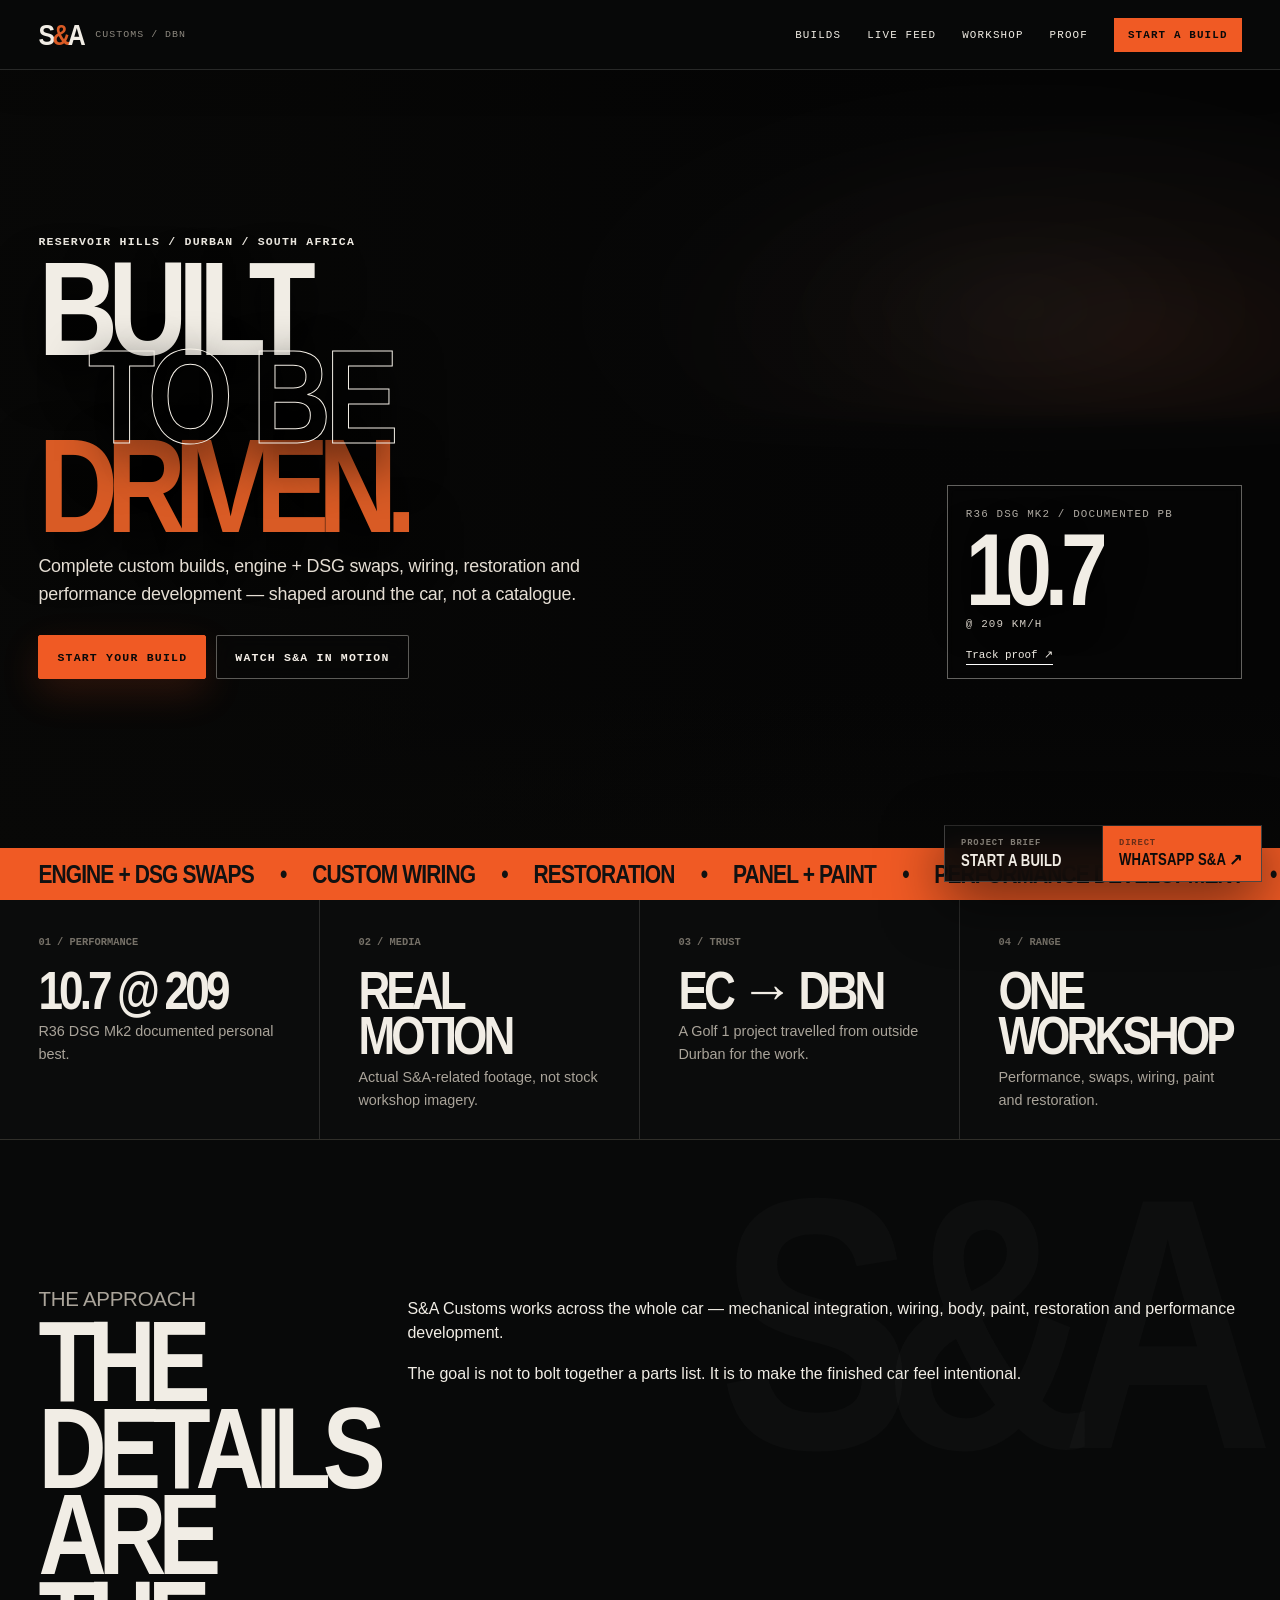
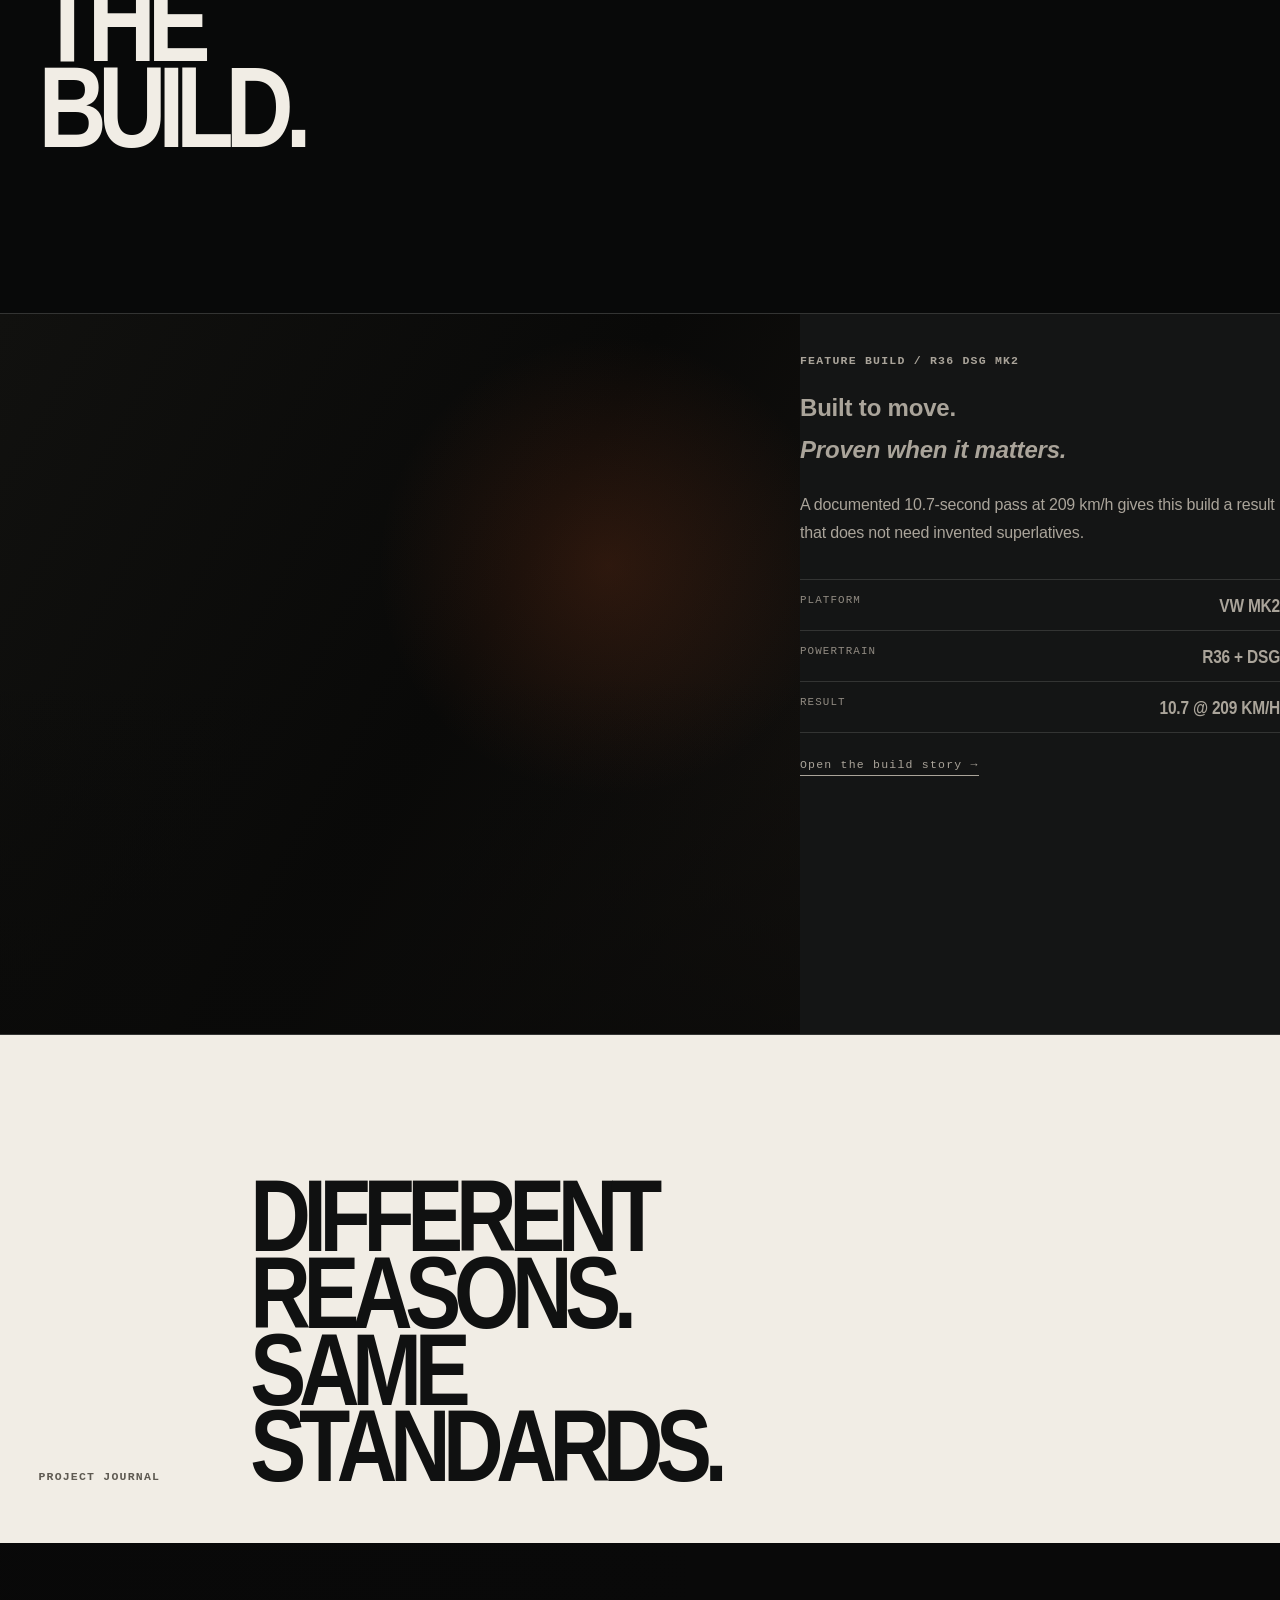
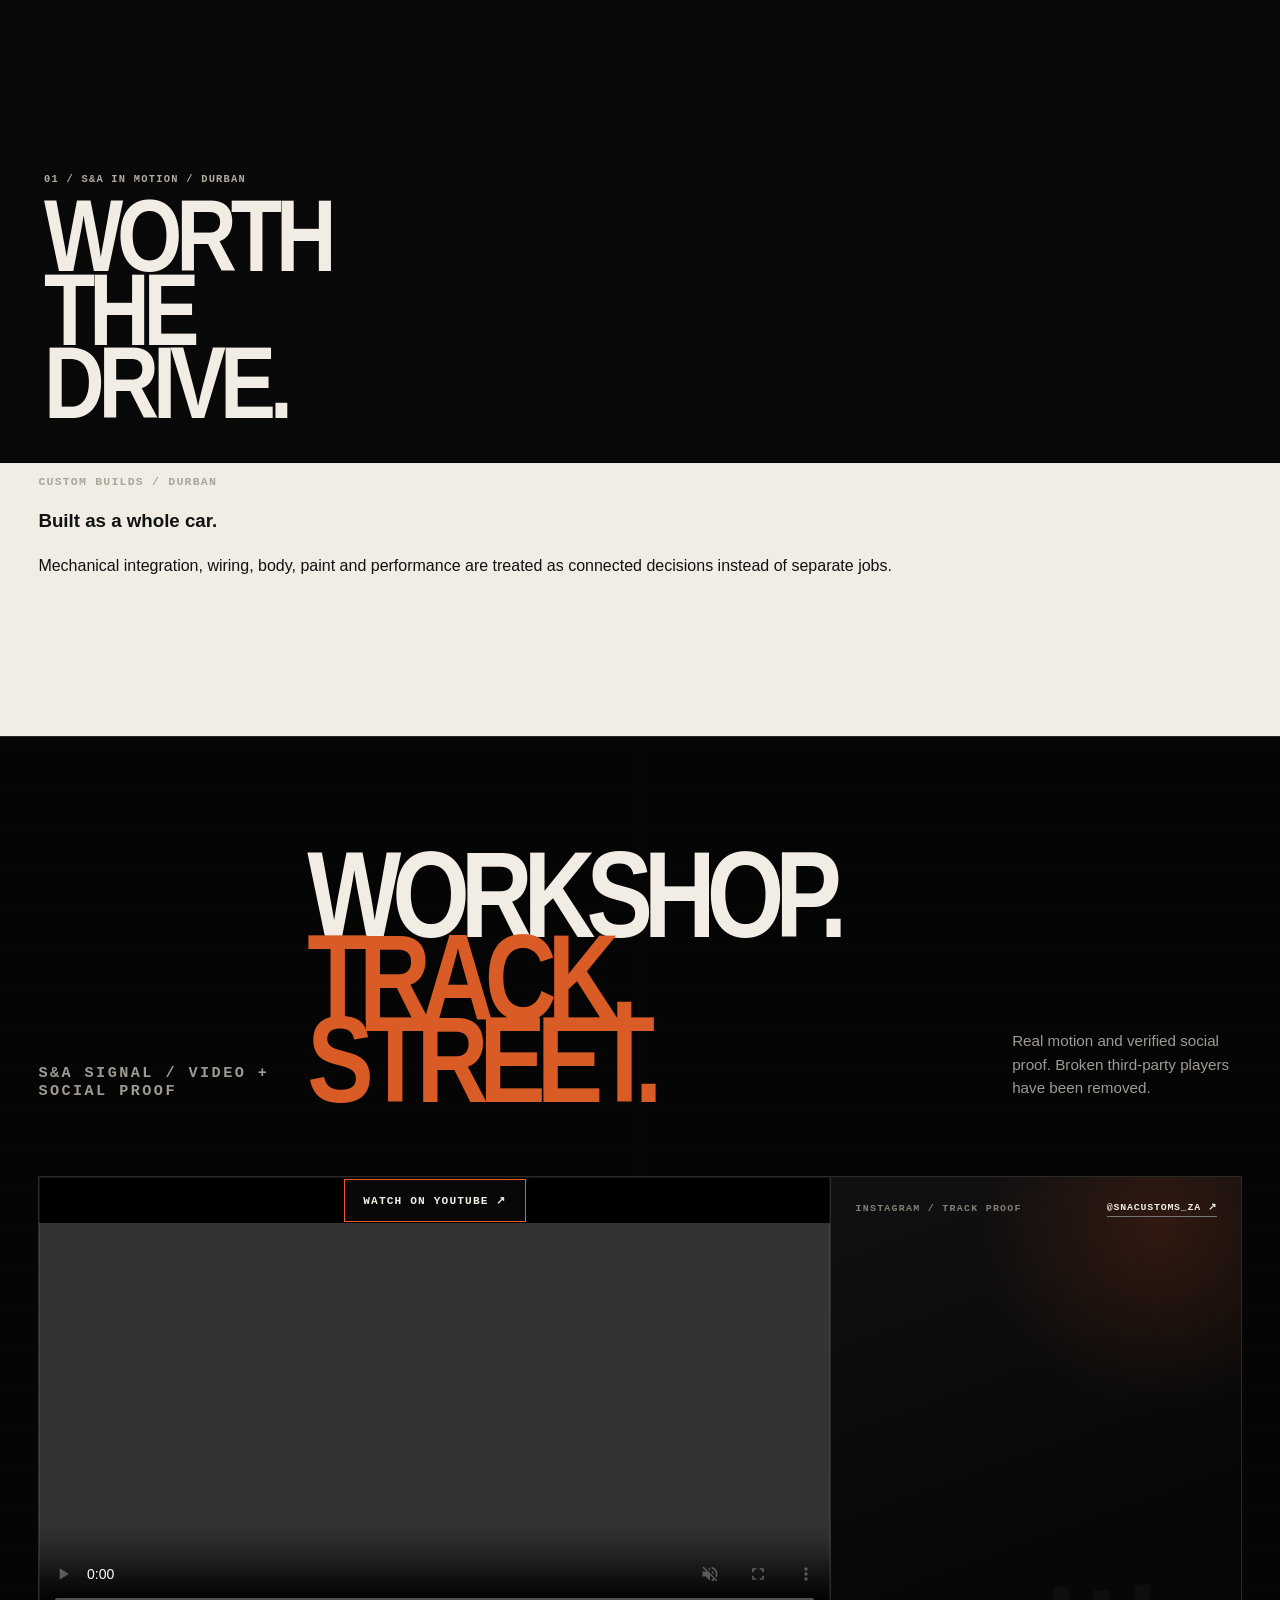
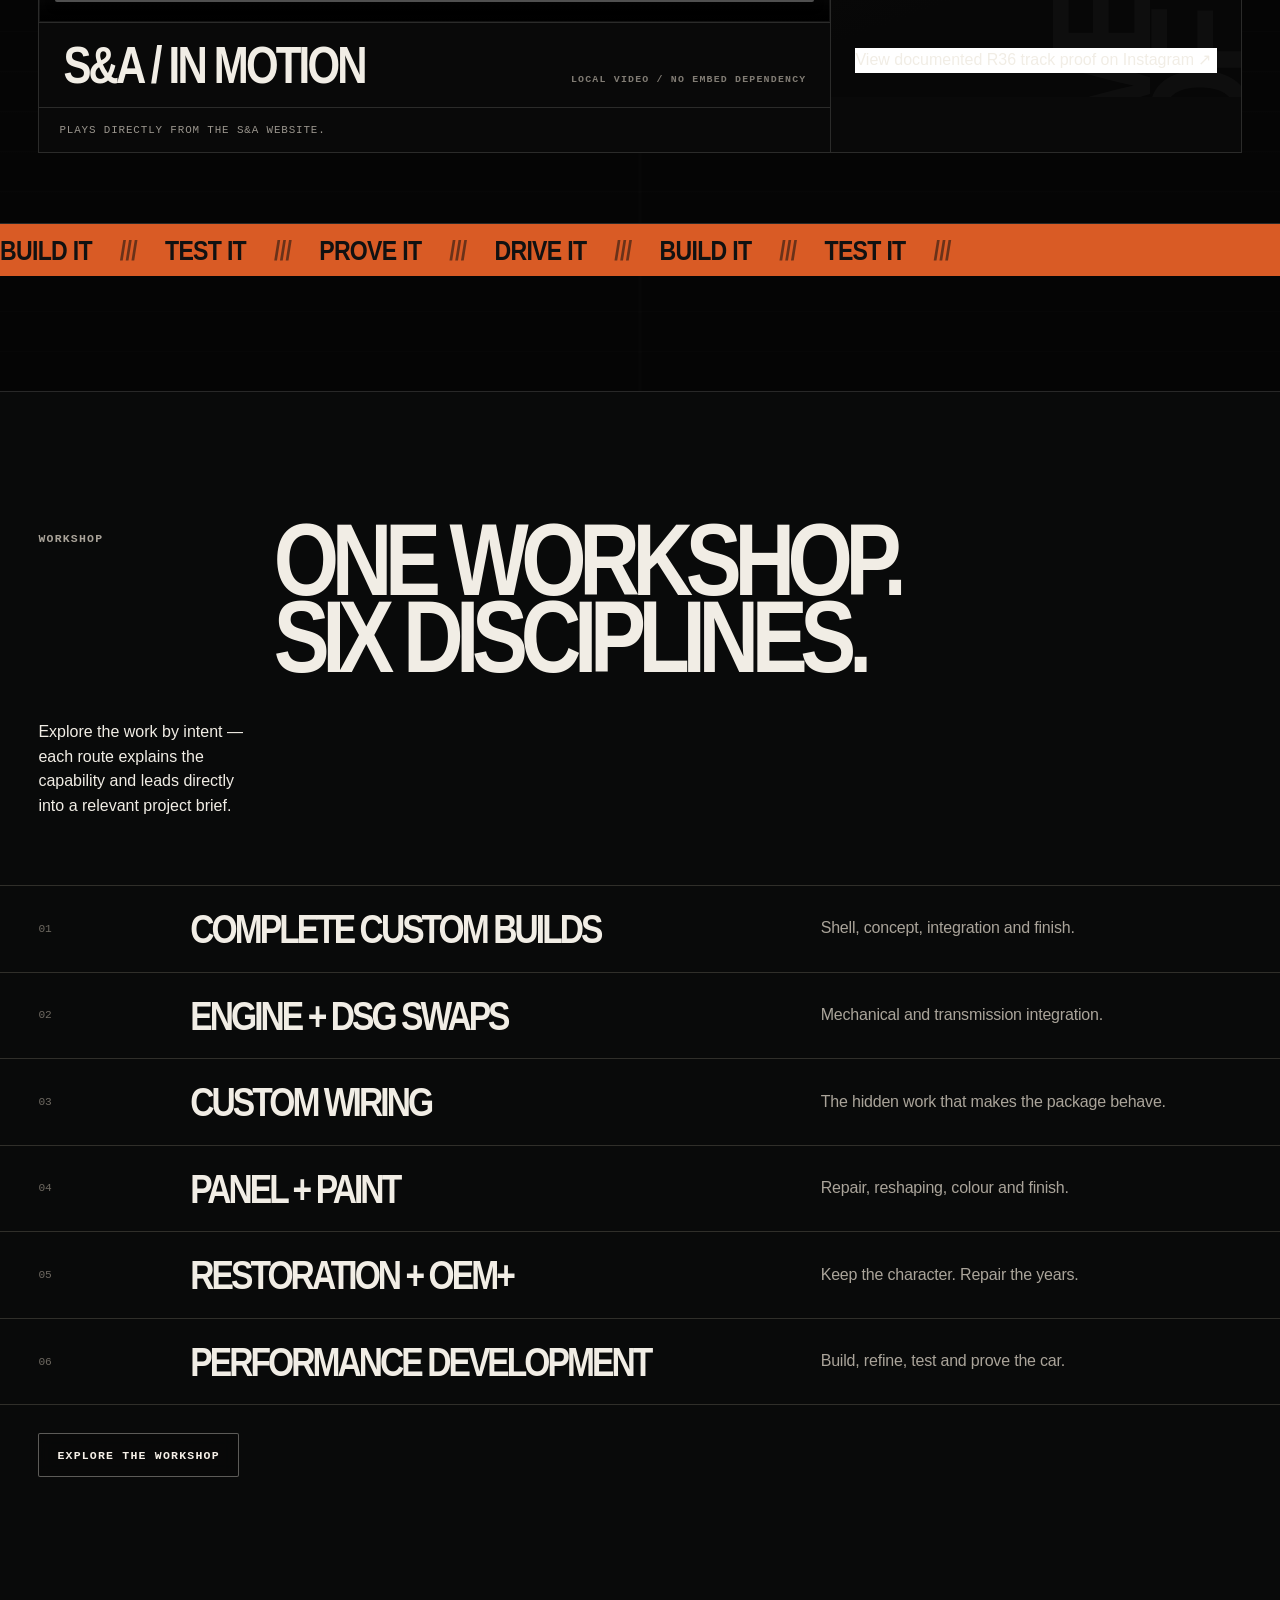
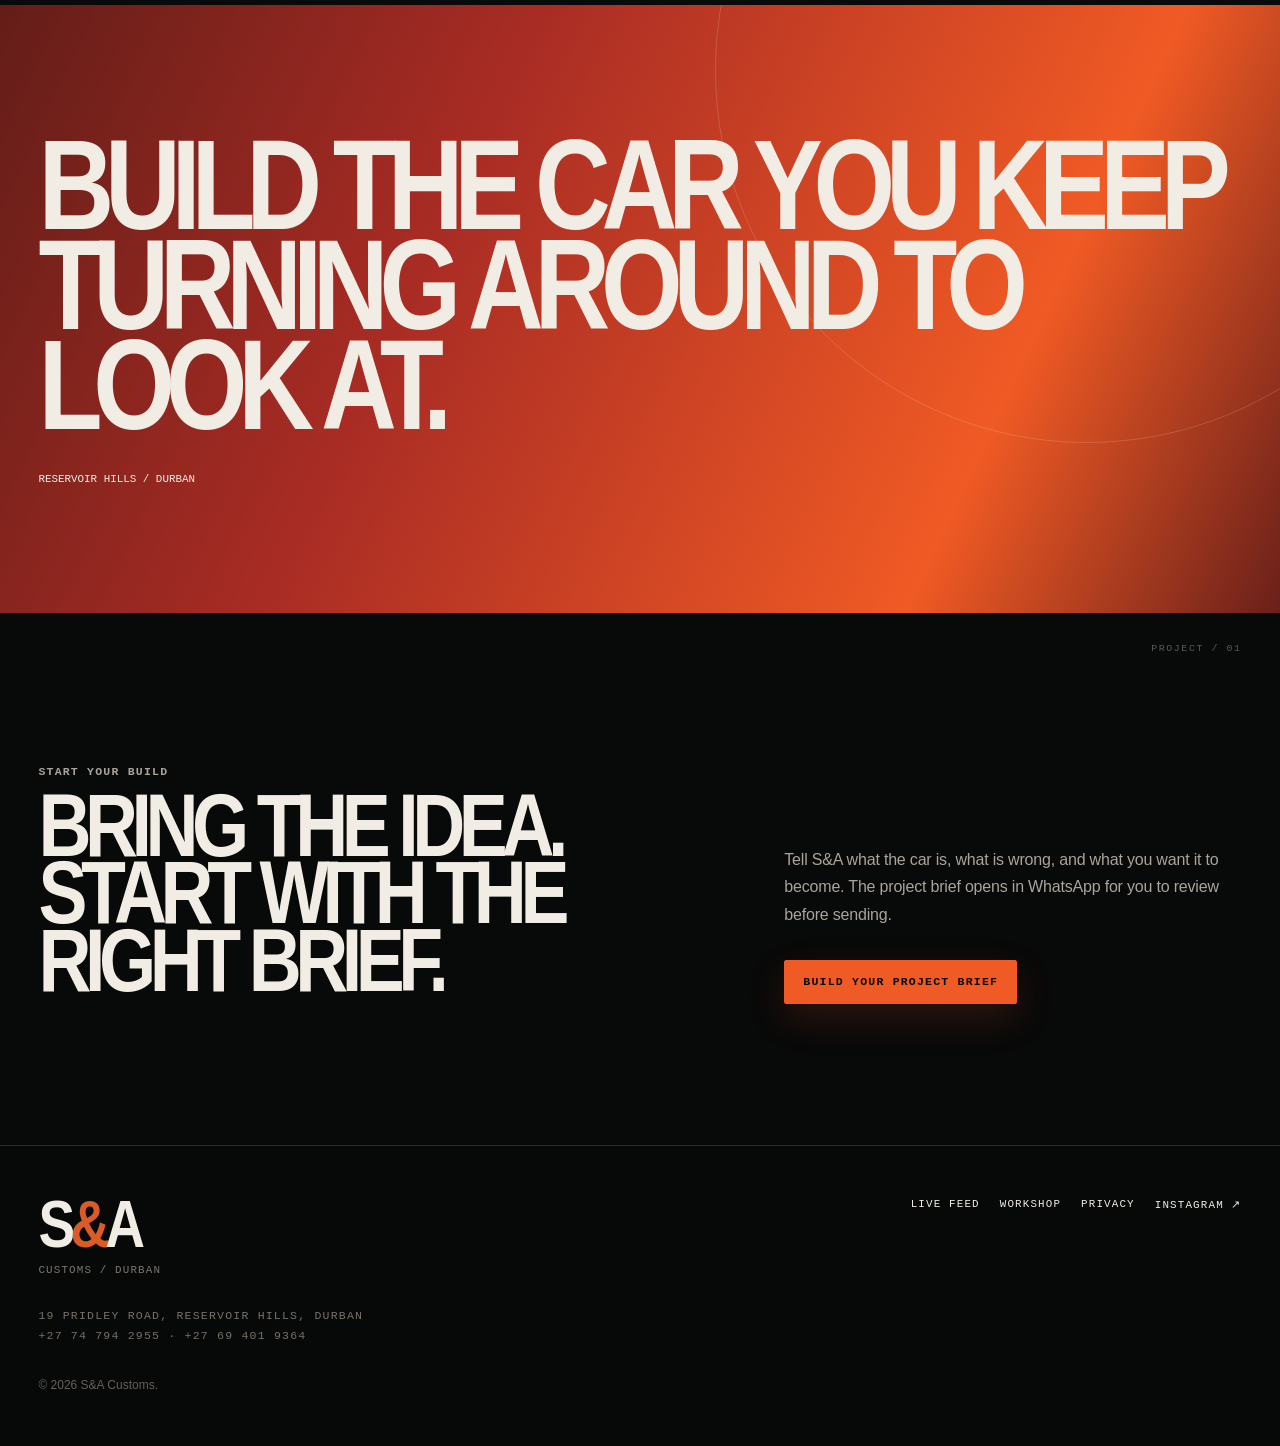
<file: index.html>
<!doctype html>
<html lang="en-ZA">
<head>
  <meta charset="utf-8">
  <meta name="viewport" content="width=device-width, initial-scale=1, viewport-fit=cover">
  <meta name="theme-color" content="#080909">
  <meta name="color-scheme" content="dark">
  <title>S&A Customs Durban | Custom Builds, Engine & DSG Swaps, Restoration</title>
  <meta name="description" content="S&A Customs in Reservoir Hills, Durban — complete custom builds, engine and DSG swaps, custom wiring, restoration, panel and paint, and performance development.">
  <link rel="canonical" href="https://sashin1-netizen.github.io/sna-customs-website/">
  <meta property="og:type" content="website">
  <meta property="og:title" content="S&A Customs — Built in Durban">
  <meta property="og:description" content="Complete custom builds, swaps, wiring, restoration, panel and paint, and performance development from Reservoir Hills, Durban.">
  <meta property="og:url" content="https://sashin1-netizen.github.io/sna-customs-website/">
  <meta name="twitter:card" content="summary_large_image">
  <meta http-equiv="Content-Security-Policy" content="default-src 'self'; img-src 'self' https://www.instagram.com https://*.cdninstagram.com data:; media-src 'self' data:; style-src 'self' 'unsafe-inline'; script-src 'self' 'unsafe-inline' https://www.instagram.com https://static.cdninstagram.com; frame-src https://www.instagram.com; connect-src 'self' https://www.instagram.com https://graph.instagram.com; font-src 'self' data:; object-src 'none'; base-uri 'self'; form-action 'self' https://wa.me; upgrade-insecure-requests">
  <link rel="icon" href="assets/favicon.svg" type="image/svg+xml">
  <link rel="preconnect" href="https://www.instagram.com">
  <link rel="stylesheet" href="assets/site.css?v=ready-3">
  <link rel="stylesheet" href="assets/signal-wall.css?v=ready-3">
  <style>
    /* READY-3: structural mobile fixes are intentionally inline to defeat stale mobile CSS */
    .feature-visual video,.project-motion video,.signal-video video{width:100%;height:100%;object-fit:cover;display:block}
    .feature-visual video{position:absolute;inset:0;z-index:1}
    .project-motion{position:relative;min-height:520px;overflow:hidden;background:#090909;color:#f1ede5}
    .project-motion video{position:absolute;inset:0;filter:saturate(.92) contrast(1.08) brightness(.72)}
    .project-motion:after{content:"";position:absolute;inset:0;background:linear-gradient(0deg,#080808e8,transparent 58%),linear-gradient(90deg,#08080888,transparent 60%)}
    .project-motion-copy{position:absolute;z-index:2;left:clamp(20px,4vw,44px);right:clamp(20px,4vw,44px);bottom:clamp(24px,4vw,44px)}
    .project-motion-copy span{font:700 .65rem var(--mono);letter-spacing:.12em;color:#b1aba2}
    .project-motion-copy strong{display:block;max-width:8ch;margin-top:8px;font:900 clamp(4rem,8vw,8rem)/.72 var(--display);letter-spacing:-.06em;text-transform:uppercase}
    .signal-video.local-proof{aspect-ratio:16/9}.signal-video.local-proof video{background:#000}
    .signal-proof-note{padding:16px 20px;border-top:1px solid #2b2b2a;color:#9a958d;font:.68rem var(--mono);letter-spacing:.08em;text-transform:uppercase}
    @media(max-width:760px){
      html,body{max-width:100%;overflow-x:hidden}
      .site-header{width:100%;padding-inline:18px}
      .brand{min-width:0}.brand-mark{font-size:2rem}.menu-button{justify-self:end}
      .project-journal{padding:64px 0 78px!important;overflow:hidden}
      .journal-head{display:block!important;width:100%!important;padding:0 20px!important;margin:0 0 30px!important}
      .journal-head h2{font-size:clamp(3.25rem,15vw,5.4rem)!important;line-height:.78!important;letter-spacing:-.055em!important;max-width:100%!important;overflow-wrap:anywhere}
      .project-card-wide{display:block!important;width:100%!important;margin:0!important}
      .project-motion{min-height:460px}
      .project-motion-copy{left:20px;right:20px;bottom:24px}.project-motion-copy strong{font-size:clamp(3.5rem,17vw,5.8rem)}
      .signal-wall{padding-top:62px}.signal-shell{padding-inline:20px!important}.signal-head{display:block!important}.signal-head h2{font-size:clamp(3.6rem,17vw,5.8rem)!important;line-height:.72!important;max-width:100%}
      .signal-grid{display:block!important;margin:0!important;width:100%!important;border:0!important}.signal-main,.signal-side{width:100%!important;min-width:0!important}.signal-side{display:block!important}.signal-instagram{min-height:0!important;padding:20px!important}
      .signal-meta{display:block!important}.signal-meta strong{display:block;font-size:clamp(2.2rem,10vw,3.8rem)!important}.signal-meta span{display:block;margin-top:10px}
      .workshop-preview-head{display:block!important;padding-inline:20px!important}.workshop-preview-head h2{font-size:clamp(3.5rem,16vw,5.8rem)!important}
      .workshop-list article{grid-template-columns:36px minmax(0,1fr)!important;gap:10px 14px!important;padding:24px 20px!important}.workshop-list h3{font-size:clamp(2rem,10vw,3.1rem)!important;min-width:0;overflow-wrap:anywhere}.workshop-list p{grid-column:2!important;font-size:.95rem;max-width:100%}
      .culture-band p,.start-preview h2{font-size:clamp(3.4rem,16vw,5.8rem)!important;max-width:100%;overflow-wrap:anywhere}
      .conversion-dock{left:12px!important;right:12px!important;bottom:10px!important}.conversion-dock a{min-width:0!important;padding:11px 12px!important}.conversion-dock strong{font-size:.88rem!important}
    }
  </style>
  <script type="application/ld+json">{"@context":"https://schema.org","@type":"AutoRepair","name":"S&A Customs","url":"https://sashin1-netizen.github.io/sna-customs-website/","telephone":"+27 74 794 2955","email":"info@snacustoms.co.za","address":{"@type":"PostalAddress","streetAddress":"19 Pridley Road","addressLocality":"Reservoir Hills","addressRegion":"KwaZulu-Natal","addressCountry":"ZA"},"areaServed":"Durban","sameAs":["https://www.instagram.com/snacustoms_za/"]}</script>
</head>
<body>
<a class="skip-link" href="#main">Skip to content</a>
<header class="site-header" data-header>
  <a class="brand" href="#top" aria-label="S&A Customs home"><span class="brand-mark">S<span>&</span>A</span><span class="brand-sub">CUSTOMS / DBN</span></a>
  <nav class="desktop-nav" aria-label="Primary"><a href="#builds">Builds</a><a href="#signal">Live feed</a><a href="workshop.html">Workshop</a><a href="#proof">Proof</a><a class="nav-cta" href="start-a-build.html">Start a build</a></nav>
  <button class="menu-button" type="button" aria-expanded="false" aria-controls="mobile-nav" data-menu-button><span>Menu</span><i aria-hidden="true"></i></button>
  <nav class="mobile-nav" id="mobile-nav" aria-label="Mobile primary" data-mobile-nav hidden><a href="#builds">Builds</a><a href="#signal">Live feed</a><a href="workshop.html">Workshop</a><a href="#proof">Proof</a><a href="start-a-build.html">Start a build</a></nav>
</header>
<main id="main">
<section class="hero" id="top" aria-labelledby="hero-title">
  <div class="hero-media" aria-hidden="true"><video class="hero-burnout-video" autoplay muted loop playsinline preload="metadata"><source media="(max-width:820px)" src="assets/hero-mobile-hq.mp4?v=ready-3" type="video/mp4"><source src="assets/hero-desktop-hq.mp4?v=ready-3" type="video/mp4"></video></div>
  <div class="hero-overlay" aria-hidden="true"></div>
  <div class="hero-grid"><div class="hero-copy"><p class="eyebrow">RESERVOIR HILLS / DURBAN / SOUTH AFRICA</p><h1 id="hero-title"><span>Built</span><em>to be</em><strong>driven.</strong></h1><p class="hero-intro">Complete custom builds, engine + DSG swaps, wiring, restoration and performance development — shaped around the car, not a catalogue.</p><div class="hero-actions"><a class="button button-primary" href="start-a-build.html">Start your build</a><a class="button button-ghost" href="#signal">Watch S&A in motion</a></div></div><aside class="hero-proof" aria-label="Documented R36 performance result"><span class="hero-proof-label">R36 DSG MK2 / DOCUMENTED PB</span><strong>10.7</strong><span class="hero-proof-speed">@ 209 KM/H</span><a href="https://www.instagram.com/reel/DWMsagJCOXC/" target="_blank" rel="noopener noreferrer">Track proof ↗</a></aside></div>
  <div class="hero-ticker"><div class="ticker-track"><span>ENGINE + DSG SWAPS</span><i>•</i><span>CUSTOM WIRING</span><i>•</i><span>RESTORATION</span><i>•</i><span>PANEL + PAINT</span><i>•</i><span>PERFORMANCE DEVELOPMENT</span><i>•</i><span>COMPLETE CUSTOM BUILDS</span><i>•</i><span>ENGINE + DSG SWAPS</span></div></div>
</section>
<section class="proof-rail" id="proof"><article><span>01 / PERFORMANCE</span><strong>10.7 @ 209</strong><p>R36 DSG Mk2 documented personal best.</p></article><article><span>02 / MEDIA</span><strong>REAL MOTION</strong><p>Actual S&A-related footage, not stock workshop imagery.</p></article><article><span>03 / TRUST</span><strong>EC → DBN</strong><p>A Golf 1 project travelled from outside Durban for the work.</p></article><article><span>04 / RANGE</span><strong>ONE WORKSHOP</strong><p>Performance, swaps, wiring, paint and restoration.</p></article></section>
<section class="manifesto section-shell"><div class="manifesto-copy"><p class="section-kicker">THE APPROACH</p><h2>The details<br>are the build.</h2></div><div class="manifesto-body"><p>S&A Customs works across the whole car — mechanical integration, wiring, body, paint, restoration and performance development.</p><p>The goal is not to bolt together a parts list. It is to make the finished car feel intentional.</p></div></section>
<section class="feature-build" id="builds" aria-labelledby="r36-title"><div class="feature-visual"><video autoplay muted loop playsinline preload="metadata"><source src="assets/hero-desktop-hq.mp4?v=ready-3" type="video/mp4"></video></div><div class="feature-copy"><p class="section-kicker">FEATURE BUILD / R36 DSG MK2</p><h2 id="r36-title">Built to move.<br><em>Proven when it matters.</em></h2><p>A documented 10.7-second pass at 209 km/h gives this build a result that does not need invented superlatives.</p><dl><div><dt>Platform</dt><dd>VW Mk2</dd></div><div><dt>Powertrain</dt><dd>R36 + DSG</dd></div><div><dt>Result</dt><dd>10.7 @ 209 km/h</dd></div></dl><a class="text-link" href="builds/r36-dsg-mk2.html">Open the build story →</a></div></section>
<section class="project-journal"><div class="journal-head"><p class="section-kicker">PROJECT JOURNAL</p><h2>Different reasons.<br>Same standards.</h2></div><article class="project-card-wide"><div class="project-motion"><video autoplay muted loop playsinline preload="metadata"><source media="(max-width:820px)" src="assets/hero-mobile-hq.mp4?v=ready-3" type="video/mp4"><source src="assets/hero-desktop-hq.mp4?v=ready-3" type="video/mp4"></video><div class="project-motion-copy"><span>01 / S&A IN MOTION / DURBAN</span><strong>Worth the drive.</strong></div></div><div class="project-copy section-shell"><p class="section-kicker">CUSTOM BUILDS / DURBAN</p><h3>Built as a whole car.</h3><p>Mechanical integration, wiring, body, paint and performance are treated as connected decisions instead of separate jobs.</p></div></article></section>
<section class="signal-wall" id="signal" aria-labelledby="signal-title"><div class="signal-shell"><div class="signal-head"><p class="signal-label">S&A SIGNAL / VIDEO + SOCIAL PROOF</p><h2 id="signal-title">Workshop.<span>Track. Street.</span></h2><p>Real motion and verified social proof. Broken third-party players have been removed.</p></div><div class="signal-grid"><article class="signal-main"><div class="signal-video local-proof"><video controls muted playsinline preload="metadata"><source src="assets/hero-desktop-hq.mp4?v=ready-3" type="video/mp4"></video></div><div class="signal-meta"><strong>S&A / IN MOTION</strong><span>LOCAL VIDEO / NO EMBED DEPENDENCY</span></div><div class="signal-proof-note">Plays directly from the S&A website.</div></article><div class="signal-side"><article class="signal-instagram"><div class="signal-instagram-header"><span>INSTAGRAM / TRACK PROOF</span><a href="https://www.instagram.com/snacustoms_za/" target="_blank" rel="noopener noreferrer">@snacustoms_za ↗</a></div><blockquote class="instagram-media" data-instgrm-permalink="https://www.instagram.com/reel/DWMsagJCOXC/" data-instgrm-version="14"><a href="https://www.instagram.com/reel/DWMsagJCOXC/" target="_blank" rel="noopener noreferrer">View documented R36 track proof on Instagram ↗</a></blockquote><div class="instagram-fallback"><span>S&A CUSTOMS / VERIFIED SOCIAL</span><strong>Track proof lives where the build moves.</strong><a href="https://www.instagram.com/reel/DWMsagJCOXC/" target="_blank" rel="noopener noreferrer">Open the reel directly ↗</a></div></article></div></div></div><div class="signal-strip"><div class="signal-strip-track"><span>BUILD IT</span><i>///</i><span>TEST IT</span><i>///</i><span>PROVE IT</span><i>///</i><span>DRIVE IT</span><i>///</i><span>BUILD IT</span><i>///</i><span>TEST IT</span><i>///</i></div></div></section>
<section class="workshop-preview" aria-labelledby="workshop-title"><div class="section-shell workshop-preview-head"><p class="section-kicker">WORKSHOP</p><h2 id="workshop-title">One workshop.<br>Six disciplines.</h2><p>Explore the work by intent — each route explains the capability and leads directly into a relevant project brief.</p></div><div class="workshop-list"><article><span>01</span><h3><a href="services/complete-custom-builds.html">Complete custom builds</a></h3><p>Shell, concept, integration and finish.</p></article><article><span>02</span><h3><a href="services/engine-dsg-swaps.html">Engine + DSG swaps</a></h3><p>Mechanical and transmission integration.</p></article><article><span>03</span><h3><a href="services/custom-wiring.html">Custom wiring</a></h3><p>The hidden work that makes the package behave.</p></article><article><span>04</span><h3><a href="services/restoration-panel-paint.html">Panel + paint</a></h3><p>Repair, reshaping, colour and finish.</p></article><article><span>05</span><h3><a href="services/restoration-panel-paint.html">Restoration + OEM+</a></h3><p>Keep the character. Repair the years.</p></article><article><span>06</span><h3><a href="services/performance-development.html">Performance development</a></h3><p>Build, refine, test and prove the car.</p></article></div><div class="section-shell workshop-preview-cta"><a class="button button-ghost" href="workshop.html">Explore the workshop</a></div></section>
<section class="culture-band"><p>Build the car you keep turning around to look at.</p><span>RESERVOIR HILLS / DURBAN</span></section>
<section class="start-preview section-shell"><div><p class="section-kicker">START YOUR BUILD</p><h2>Bring the idea.<br>Start with the right brief.</h2></div><div class="start-preview-side"><p>Tell S&A what the car is, what is wrong, and what you want it to become. The project brief opens in WhatsApp for you to review before sending.</p><a class="button button-primary" href="start-a-build.html">Build your project brief</a></div></section>
</main>
<footer class="site-footer"><div class="footer-brand"><strong>S<span>&</span>A</strong><p>Customs / Durban</p></div><nav><a href="#signal">Live feed</a><a href="workshop.html">Workshop</a><a href="privacy.html">Privacy</a><a href="https://www.instagram.com/snacustoms_za/" target="_blank" rel="noopener noreferrer">Instagram ↗</a></nav><address>19 Pridley Road, Reservoir Hills, Durban<br><a href="tel:+27747942955">+27 74 794 2955</a> · <a href="tel:+27694019364">+27 69 401 9364</a></address><p class="footer-meta">© <span data-year></span> S&A Customs.</p></footer>
<nav class="conversion-dock" aria-label="Quick contact"><a href="start-a-build.html"><span>Project brief</span><strong>Start a build</strong></a><a href="https://wa.me/27747942955?text=Hi%20S%26A%20Customs%2C%20I%20want%20to%20discuss%20a%20build." target="_blank" rel="noopener noreferrer"><span>Direct</span><strong>WhatsApp S&A ↗</strong></a></nav>
<script async src="https://www.instagram.com/embed.js"></script>
<script src="assets/site.js?v=ready-3" defer></script>
</body>
</html>
</file>
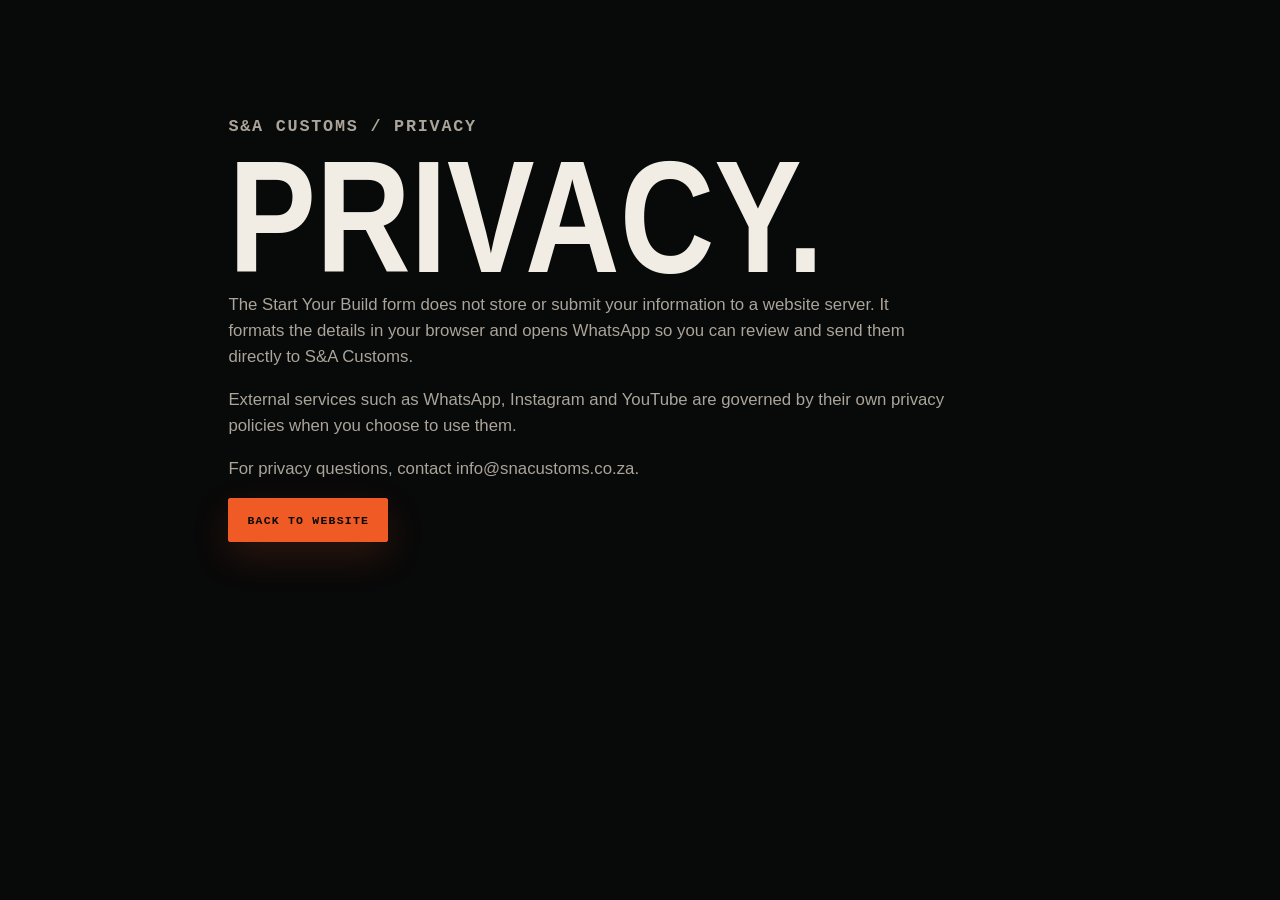
<file: privacy.html>
<!doctype html>
<html lang="en-ZA">
<head>
  <meta charset="utf-8">
  <meta name="viewport" content="width=device-width,initial-scale=1,viewport-fit=cover">
  <meta name="theme-color" content="#080909">
  <meta name="color-scheme" content="dark">
  <title>Privacy | S&A Customs</title>
  <meta name="description" content="Privacy information for the S&A Customs website and project enquiry flow.">
  <link rel="canonical" href="https://sashin1-netizen.github.io/sna-customs-website/privacy.html">
  <meta http-equiv="Content-Security-Policy" content="default-src 'self'; style-src 'self'; script-src 'self'; img-src 'self' data:; object-src 'none'; base-uri 'self'; upgrade-insecure-requests">
  <link rel="stylesheet" href="assets/site.css?v=ready-1">
  <link rel="stylesheet" href="assets/pages.css?v=ready-1">
  <link rel="icon" href="assets/favicon.svg" type="image/svg+xml">
</head>
<body>
<a class="skip-link" href="#main">Skip to content</a>
<main id="main" class="legal section-shell">
  <p class="eyebrow">S&A CUSTOMS / PRIVACY</p>
  <h1>Privacy.</h1>
  <p>The Start Your Build form does not store or submit your information to a website server. It formats the details in your browser and opens WhatsApp so you can review and send them directly to S&A Customs.</p>
  <p>External services such as WhatsApp, Instagram and YouTube are governed by their own privacy policies when you choose to use them.</p>
  <p>For privacy questions, contact <a href="mailto:info@snacustoms.co.za">info@snacustoms.co.za</a>.</p>
  <p><a class="button button-primary" href="index.html">Back to website</a></p>
</main>
</body>
</html>
</file>
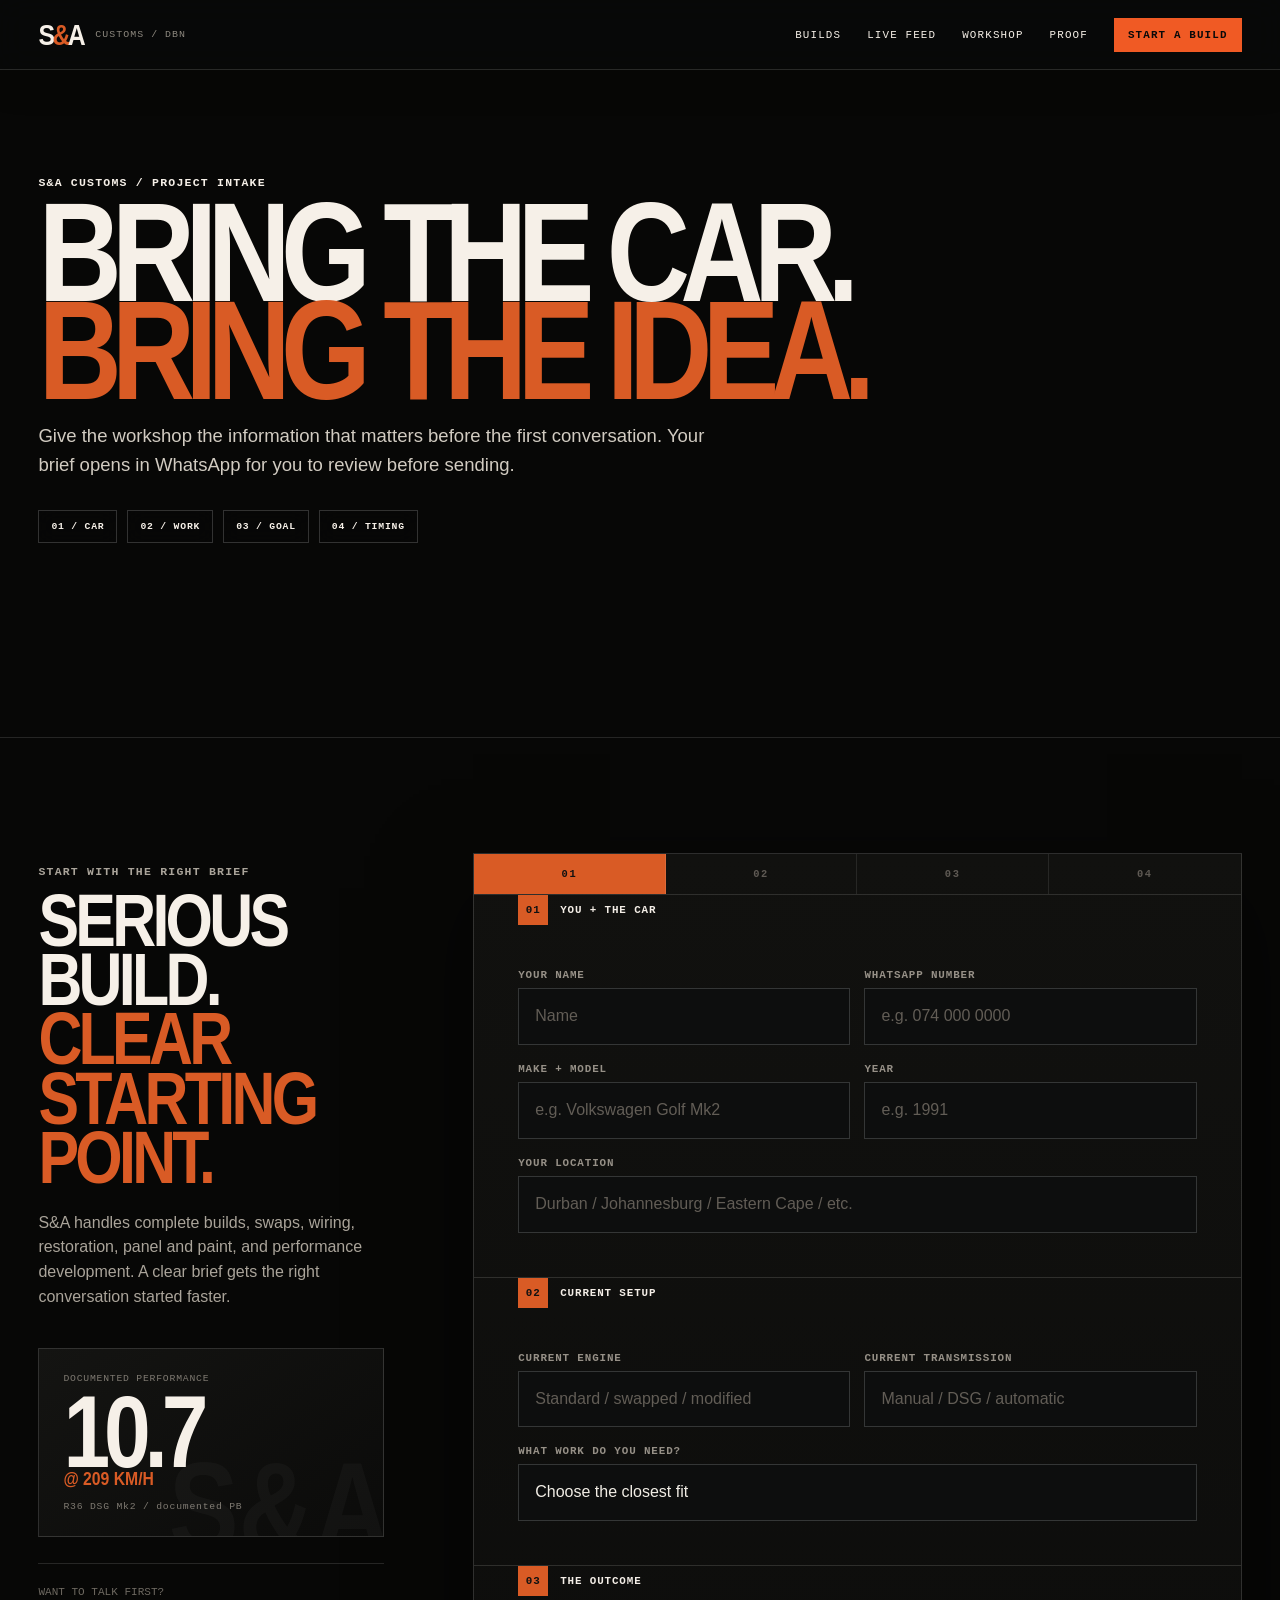
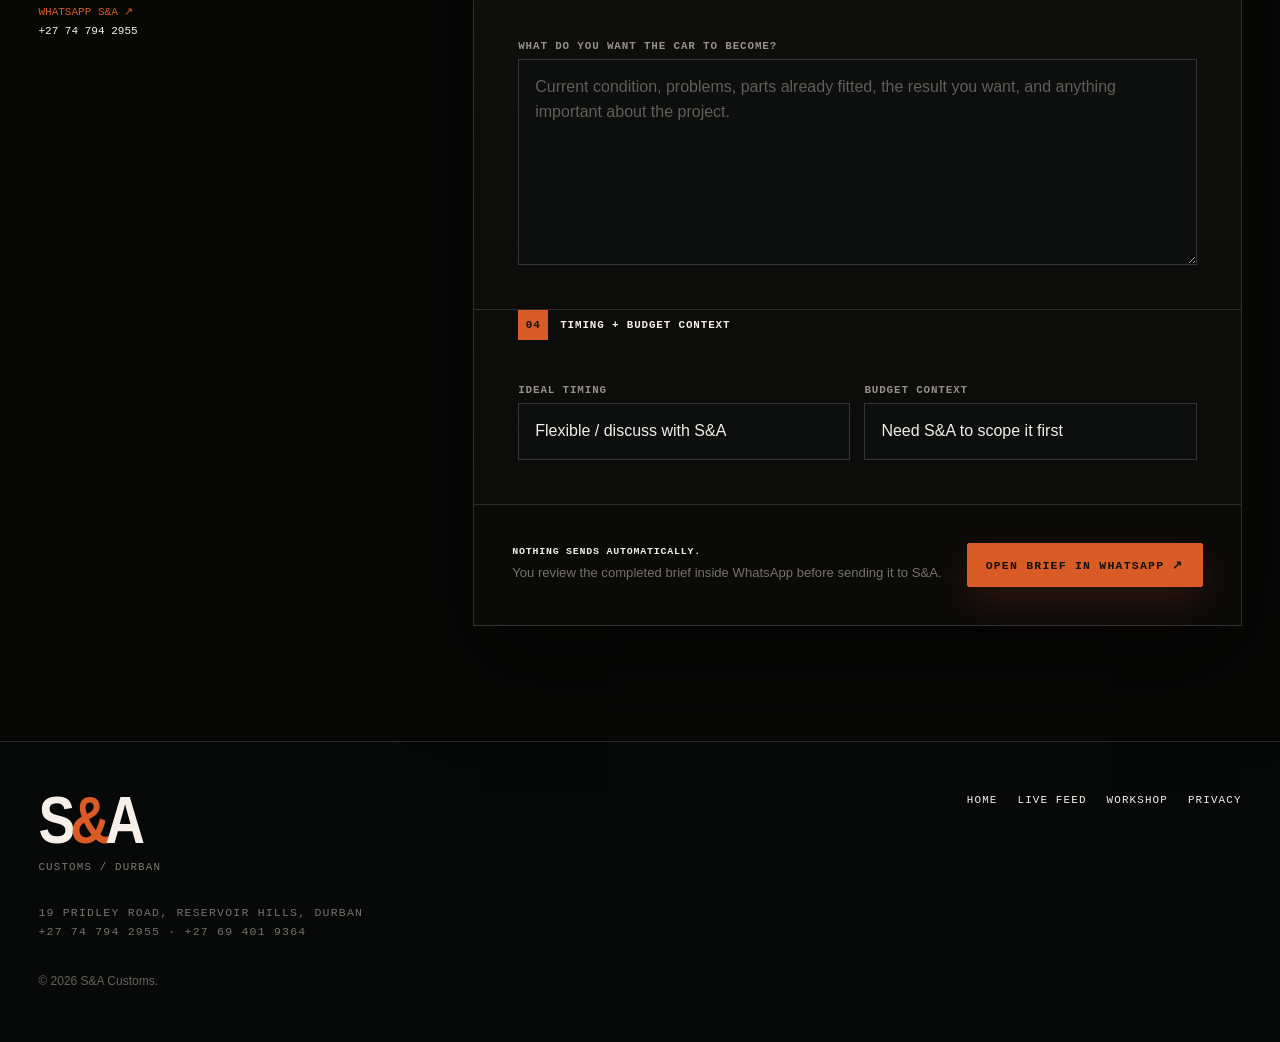
<file: start-a-build.html>
<!doctype html>
<html lang="en-ZA">
<head>
  <meta charset="utf-8">
  <meta name="viewport" content="width=device-width,initial-scale=1,viewport-fit=cover">
  <meta name="theme-color" content="#080909">
  <meta name="color-scheme" content="dark">
  <title>Start Your Build | S&A Customs Durban</title>
  <meta name="description" content="Brief your S&A Customs project — complete custom builds, engine and DSG swaps, wiring, restoration, panel and paint, and performance development in Durban.">
  <link rel="canonical" href="https://sashin1-netizen.github.io/sna-customs-website/start-a-build.html">
  <meta http-equiv="Content-Security-Policy" content="default-src 'self'; img-src 'self' data: https://img.youtube.com; media-src 'self'; style-src 'self'; script-src 'self'; object-src 'none'; base-uri 'self'; form-action 'self' https://wa.me; upgrade-insecure-requests">
  <link rel="icon" href="assets/favicon.svg" type="image/svg+xml">
  <link rel="stylesheet" href="assets/site.css?v=ready-1">
  <link rel="stylesheet" href="assets/pages.css?v=ready-1">
</head>
<body class="build-intake-page">
<a class="skip-link" href="#main">Skip to content</a>
<header class="site-header" data-header>
  <a class="brand" href="index.html" aria-label="S&A Customs home"><span class="brand-mark">S<span>&</span>A</span><span class="brand-sub">CUSTOMS / DBN</span></a>
  <nav class="desktop-nav" aria-label="Primary"><a href="index.html#builds">Builds</a><a href="index.html#signal">Live feed</a><a href="workshop.html">Workshop</a><a href="index.html#proof">Proof</a><a class="nav-cta" aria-current="page" href="start-a-build.html">Start a build</a></nav>
  <button class="menu-button" type="button" aria-expanded="false" aria-controls="mobile-nav" data-menu-button><span>Menu</span><i aria-hidden="true"></i></button>
  <nav class="mobile-nav" id="mobile-nav" aria-label="Mobile primary" data-mobile-nav hidden><a href="index.html#builds">Builds</a><a href="index.html#signal">Live feed</a><a href="workshop.html">Workshop</a><a href="index.html#proof">Proof</a><a href="start-a-build.html">Start a build</a></nav>
</header>
<main id="main">
<section class="intake-hero">
  <div class="intake-hero-media" aria-hidden="true"><video autoplay muted loop playsinline preload="metadata" poster="https://img.youtube.com/vi/C-q4s1PIGtU/hqdefault.jpg"><source media="(max-width:820px)" src="assets/hero-mobile-hq.mp4?v=ready-1" type="video/mp4"><source src="assets/hero-desktop-hq.mp4?v=ready-1" type="video/mp4"></video></div>
  <div class="intake-hero-shade" aria-hidden="true"></div>
  <div class="intake-hero-copy section-shell">
    <p class="eyebrow">S&A CUSTOMS / PROJECT INTAKE</p>
    <h1>Bring the car.<br><span>Bring the idea.</span></h1>
    <p>Give the workshop the information that matters before the first conversation. Your brief opens in WhatsApp for you to review before sending.</p>
    <div class="intake-trust-row"><span>01 / CAR</span><span>02 / WORK</span><span>03 / GOAL</span><span>04 / TIMING</span></div>
  </div>
</section>
<section class="intake-shell section-shell">
  <aside class="intake-side">
    <p class="section-kicker">START WITH THE RIGHT BRIEF</p>
    <h2>Serious build.<br><em>Clear starting point.</em></h2>
    <p>S&A handles complete builds, swaps, wiring, restoration, panel and paint, and performance development. A clear brief gets the right conversation started faster.</p>
    <div class="intake-proof-card"><span>DOCUMENTED PERFORMANCE</span><strong>10.7</strong><b>@ 209 KM/H</b><small>R36 DSG Mk2 / documented PB</small></div>
    <div class="intake-direct"><span>Want to talk first?</span><a href="https://wa.me/27747942955?text=Hi%20S%26A%20Customs%2C%20I%20want%20to%20discuss%20a%20build." target="_blank" rel="noopener noreferrer">WhatsApp S&A ↗</a><a href="tel:+27747942955">+27 74 794 2955</a></div>
  </aside>
  <form class="build-form build-form-premium" data-build-form>
    <div class="brief-progress" aria-label="Project brief stages"><span class="is-active">01</span><span>02</span><span>03</span><span>04</span></div>
    <fieldset><legend><b>01</b><span>YOU + THE CAR</span></legend><div class="field-row"><label><span>Your name</span><input name="name" autocomplete="name" required placeholder="Name"></label><label><span>WhatsApp number</span><input name="phone" inputmode="tel" autocomplete="tel" required placeholder="e.g. 074 000 0000"></label></div><div class="field-row"><label><span>Make + model</span><input name="car" required placeholder="e.g. Volkswagen Golf Mk2"></label><label><span>Year</span><input name="year" inputmode="numeric" placeholder="e.g. 1991"></label></div><label><span>Your location</span><input name="location" autocomplete="address-level2" placeholder="Durban / Johannesburg / Eastern Cape / etc."></label></fieldset>
    <fieldset><legend><b>02</b><span>CURRENT SETUP</span></legend><div class="field-row"><label><span>Current engine</span><input name="engine" placeholder="Standard / swapped / modified"></label><label><span>Current transmission</span><input name="transmission" placeholder="Manual / DSG / automatic"></label></div><label><span>What work do you need?</span><select name="work" required><option value="">Choose the closest fit</option><option>Complete custom build</option><option>Engine / DSG swap</option><option>Custom wiring</option><option>Panel / paint</option><option>Restoration / OEM+</option><option>Performance development</option><option>Diagnosis / not sure yet</option><option>Something else</option></select></label></fieldset>
    <fieldset><legend><b>03</b><span>THE OUTCOME</span></legend><label><span>What do you want the car to become?</span><textarea name="goal" rows="7" required placeholder="Current condition, problems, parts already fitted, the result you want, and anything important about the project."></textarea></label></fieldset>
    <fieldset><legend><b>04</b><span>TIMING + BUDGET CONTEXT</span></legend><div class="field-row"><label><span>Ideal timing</span><select name="timing"><option>Flexible / discuss with S&A</option><option>As soon as practical</option><option>Within 1–3 months</option><option>Within 3–6 months</option><option>Long-term build</option></select></label><label><span>Budget context</span><select name="budget"><option>Need S&A to scope it first</option><option>Under R20k</option><option>R20k–R50k</option><option>R50k–R100k</option><option>R100k+</option></select></label></div></fieldset>
    <div class="form-action premium-action"><div><span>Nothing sends automatically.</span><p role="status" data-form-note>You review the completed brief inside WhatsApp before sending it to S&A.</p></div><button class="button button-primary" type="submit">Open brief in WhatsApp ↗</button></div>
  </form>
</section>
</main>
<footer class="site-footer"><div class="footer-brand"><strong>S<span>&</span>A</strong><p>Customs / Durban</p></div><nav aria-label="Footer"><a href="index.html">Home</a><a href="index.html#signal">Live feed</a><a href="workshop.html">Workshop</a><a href="privacy.html">Privacy</a></nav><address>19 Pridley Road, Reservoir Hills, Durban<br><a href="tel:+27747942955">+27 74 794 2955</a> · <a href="tel:+27694019364">+27 69 401 9364</a></address><p class="footer-meta">© <span data-year></span> S&A Customs.</p></footer>
<script src="assets/site.js?v=ready-1" defer></script>
</body>
</html>
</file>
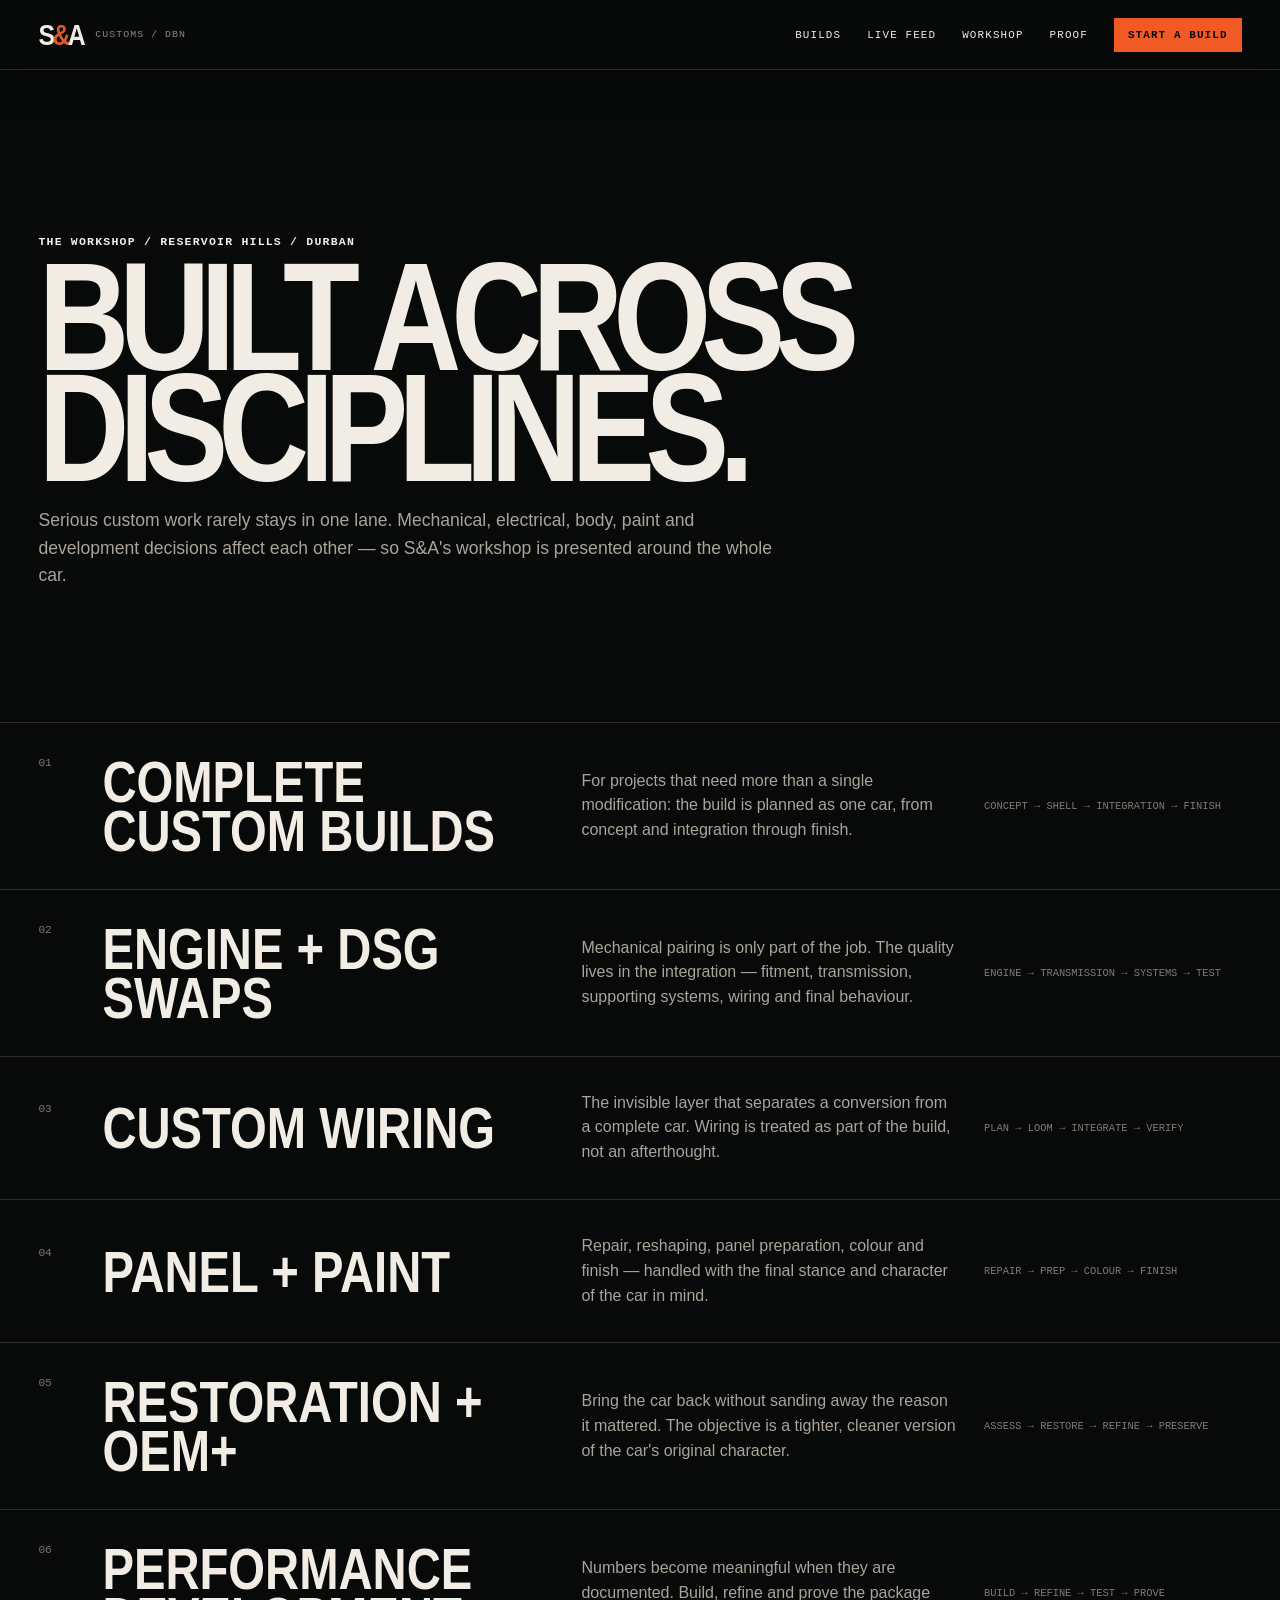
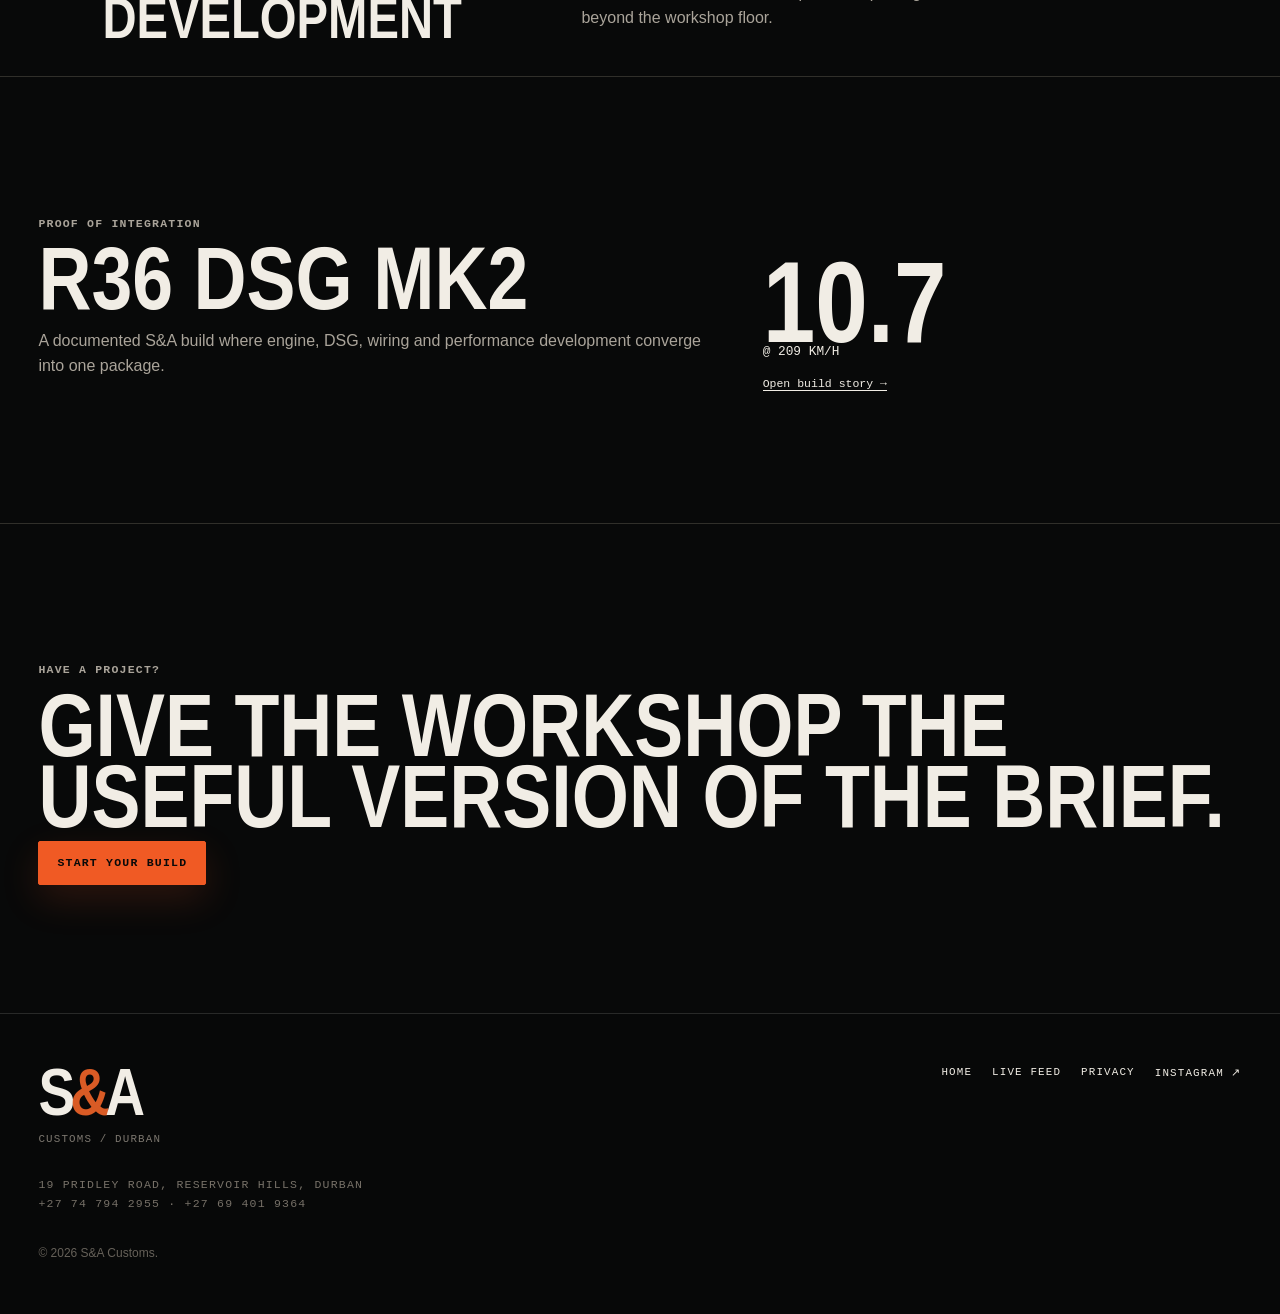
<file: workshop.html>
<!doctype html>
<html lang="en-ZA">
<head>
  <meta charset="utf-8"><meta name="viewport" content="width=device-width,initial-scale=1,viewport-fit=cover"><meta name="theme-color" content="#080909"><meta name="color-scheme" content="dark">
  <title>Custom Car Workshop Durban | S&A Customs</title>
  <meta name="description" content="S&A Customs in Reservoir Hills, Durban: complete custom builds, engine and DSG swaps, custom wiring, restoration, panel and paint, and performance development.">
  <link rel="canonical" href="https://sashin1-netizen.github.io/sna-customs-website/workshop.html">
  <meta property="og:type" content="website"><meta property="og:title" content="The Workshop | S&A Customs Durban"><meta property="og:description" content="Explore S&A Customs' complete-build, swap, wiring, restoration, paint and performance capabilities.">
  <meta http-equiv="Content-Security-Policy" content="default-src 'self'; img-src 'self' data:; media-src 'self'; style-src 'self' 'unsafe-inline'; script-src 'self'; object-src 'none'; base-uri 'self'; form-action 'self' https://wa.me; upgrade-insecure-requests">
  <link rel="icon" href="assets/favicon.svg" type="image/svg+xml"><link rel="stylesheet" href="assets/site.css?v=ready-3"><link rel="stylesheet" href="assets/pages.css?v=ready-3">
  <style>
  @media(max-width:760px){html,body{max-width:100%;overflow-x:hidden}.inner-page{width:100%;overflow:hidden}.inner-hero{padding:72px 20px 50px!important}.inner-hero h1{font-size:clamp(3.6rem,17vw,6rem)!important;line-height:.76!important;max-width:100%;overflow-wrap:anywhere}.inner-hero>p:last-child{font-size:.98rem;line-height:1.65}.capability-stack{width:100%;overflow:hidden}.capability{display:grid!important;grid-template-columns:1fr!important;gap:14px!important;width:100%!important;padding:26px 20px!important}.capability>div{display:grid!important;grid-template-columns:34px minmax(0,1fr)!important;gap:10px!important;width:100%!important;min-width:0}.capability h2{font-size:clamp(2.3rem,11vw,3.8rem)!important;line-height:.82!important;min-width:0!important;max-width:100%!important;overflow-wrap:anywhere}.capability p,.capability b{grid-column:1!important;width:100%!important;max-width:100%!important;margin:0!important}.capability p{font-size:.96rem;line-height:1.6}.capability b{font-size:.58rem;line-height:1.5;white-space:normal}.proof-slab{display:block!important;padding:60px 20px!important}.proof-slab h2,.inner-cta h2{font-size:clamp(3.2rem,15vw,5.4rem)!important;overflow-wrap:anywhere}.proof-slab-numbers{margin-top:34px}.inner-cta{padding:58px 20px 100px!important}.site-footer{padding-inline:20px!important}}
  </style>
</head>
<body>
  <a class="skip-link" href="#main">Skip to content</a>
  <header class="site-header" data-header><a class="brand" href="index.html" aria-label="S&A Customs home"><span class="brand-mark">S<span>&</span>A</span><span class="brand-sub">CUSTOMS / DBN</span></a><nav class="desktop-nav" aria-label="Primary"><a href="index.html#builds">Builds</a><a href="index.html#signal">Live feed</a><a aria-current="page" href="workshop.html">Workshop</a><a href="index.html#proof">Proof</a><a class="nav-cta" href="start-a-build.html">Start a build</a></nav><button class="menu-button" type="button" aria-expanded="false" aria-controls="mobile-nav" data-menu-button><span>Menu</span><i aria-hidden="true"></i></button><nav class="mobile-nav" id="mobile-nav" aria-label="Mobile primary" data-mobile-nav hidden><a href="index.html#builds">Builds</a><a href="index.html#signal">Live feed</a><a href="workshop.html">Workshop</a><a href="index.html#proof">Proof</a><a href="start-a-build.html">Start a build</a></nav></header>
  <main id="main" class="inner-page"><section class="inner-hero section-shell"><p class="eyebrow">THE WORKSHOP / RESERVOIR HILLS / DURBAN</p><h1>Built across disciplines.</h1><p>Serious custom work rarely stays in one lane. Mechanical, electrical, body, paint and development decisions affect each other — so S&A's workshop is presented around the whole car.</p></section><section class="capability-stack" aria-label="S&A Customs capabilities"><article class="capability"><div><span>01</span><h2><a href="services/complete-custom-builds.html">Complete custom builds</a></h2></div><p>For projects that need more than a single modification: the build is planned as one car, from concept and integration through finish.</p><b>CONCEPT → SHELL → INTEGRATION → FINISH</b></article><article class="capability"><div><span>02</span><h2><a href="services/engine-dsg-swaps.html">Engine + DSG swaps</a></h2></div><p>Mechanical pairing is only part of the job. The quality lives in the integration — fitment, transmission, supporting systems, wiring and final behaviour.</p><b>ENGINE → TRANSMISSION → SYSTEMS → TEST</b></article><article class="capability"><div><span>03</span><h2><a href="services/custom-wiring.html">Custom wiring</a></h2></div><p>The invisible layer that separates a conversion from a complete car. Wiring is treated as part of the build, not an afterthought.</p><b>PLAN → LOOM → INTEGRATE → VERIFY</b></article><article class="capability"><div><span>04</span><h2><a href="services/restoration-panel-paint.html">Panel + paint</a></h2></div><p>Repair, reshaping, panel preparation, colour and finish — handled with the final stance and character of the car in mind.</p><b>REPAIR → PREP → COLOUR → FINISH</b></article><article class="capability"><div><span>05</span><h2><a href="services/restoration-panel-paint.html">Restoration + OEM+</a></h2></div><p>Bring the car back without sanding away the reason it mattered. The objective is a tighter, cleaner version of the car's original character.</p><b>ASSESS → RESTORE → REFINE → PRESERVE</b></article><article class="capability"><div><span>06</span><h2><a href="services/performance-development.html">Performance development</a></h2></div><p>Numbers become meaningful when they are documented. Build, refine and prove the package beyond the workshop floor.</p><b>BUILD → REFINE → TEST → PROVE</b></article></section><section class="proof-slab section-shell"><div><p class="section-kicker">PROOF OF INTEGRATION</p><h2>R36 DSG MK2</h2><p>A documented S&A build where engine, DSG, wiring and performance development converge into one package.</p></div><div class="proof-slab-numbers"><strong>10.7</strong><span>@ 209 KM/H</span><a href="builds/r36-dsg-mk2.html">Open build story →</a></div></section><section class="inner-cta section-shell"><p class="section-kicker">HAVE A PROJECT?</p><h2>Give the workshop the useful version of the brief.</h2><a class="button button-primary" href="start-a-build.html">Start your build</a></section></main>
  <footer class="site-footer"><div class="footer-brand"><strong>S<span>&</span>A</strong><p>Customs / Durban</p></div><nav aria-label="Footer"><a href="index.html">Home</a><a href="index.html#signal">Live feed</a><a href="privacy.html">Privacy</a><a href="https://www.instagram.com/snacustoms_za/" target="_blank" rel="noopener noreferrer">Instagram ↗</a></nav><address>19 Pridley Road, Reservoir Hills, Durban<br><a href="tel:+27747942955">+27 74 794 2955</a> · <a href="tel:+27694019364">+27 69 401 9364</a></address><p class="footer-meta">© <span data-year></span> S&A Customs.</p></footer><script src="assets/site.js?v=ready-3" defer></script>
</body></html>
</file>
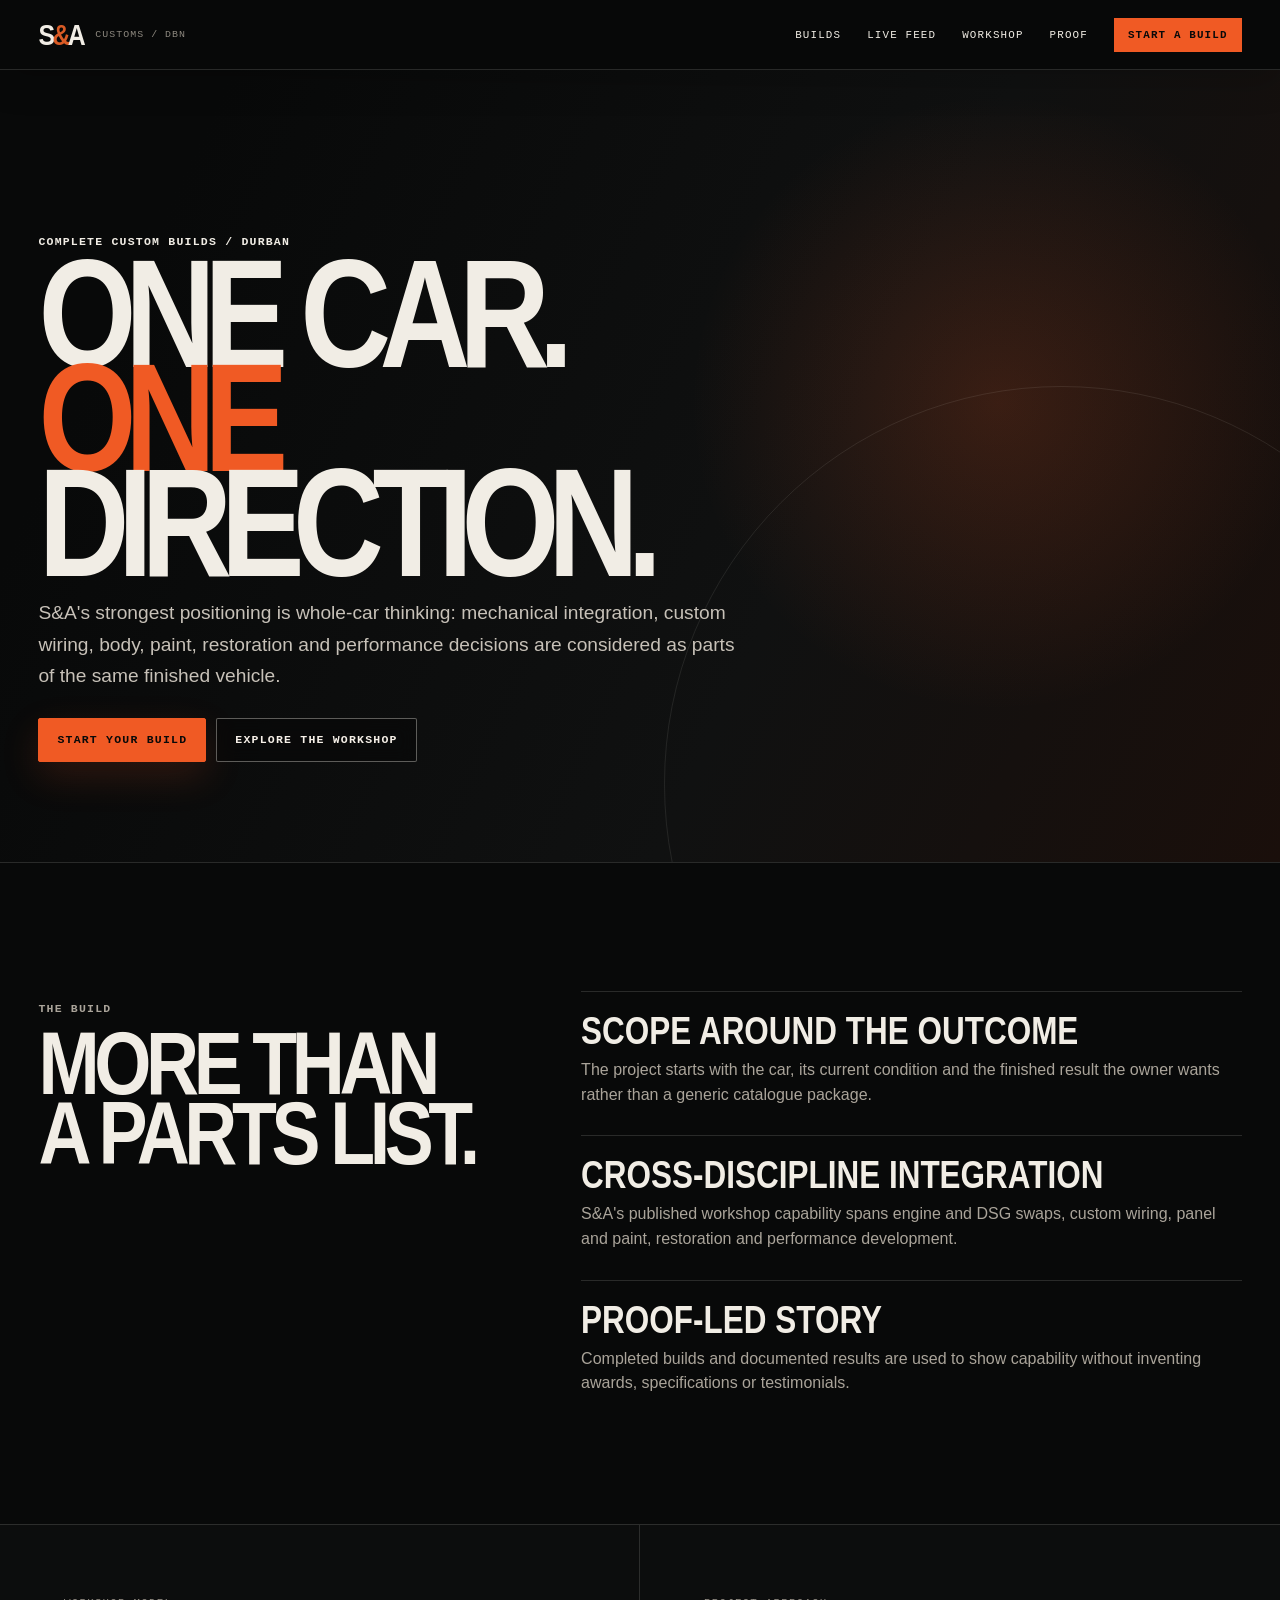
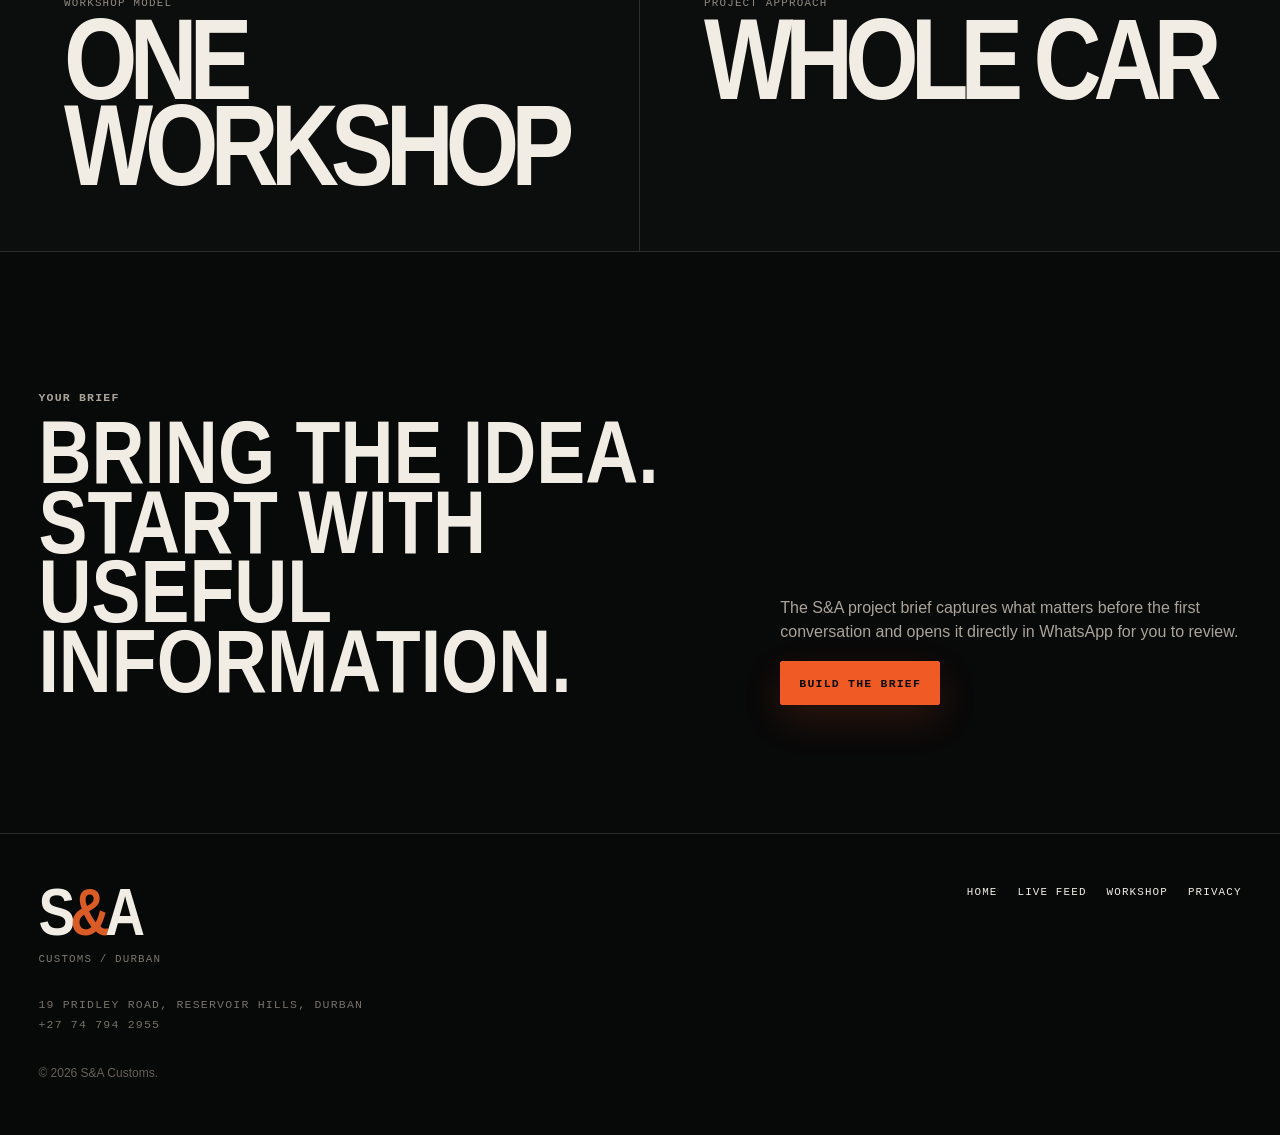
<file: services/complete-custom-builds.html>
<!doctype html><html lang="en-ZA"><head><meta charset="utf-8"><meta name="viewport" content="width=device-width,initial-scale=1,viewport-fit=cover"><meta name="theme-color" content="#080909"><meta name="color-scheme" content="dark"><title>Complete Custom Car Builds Durban | S&A Customs</title><meta name="description" content="Complete custom car builds at S&A Customs in Reservoir Hills, Durban, bringing mechanical integration, wiring, body, paint, restoration and performance development into one project."><link rel="canonical" href="https://sashin1-netizen.github.io/sna-customs-website/services/complete-custom-builds.html"><meta property="og:type" content="website"><meta property="og:title" content="Complete Custom Builds | S&A Customs Durban"><meta property="og:description" content="Whole-car custom projects shaped across S&A's workshop disciplines."><meta http-equiv="Content-Security-Policy" content="default-src 'self'; img-src 'self' data:; media-src 'self'; style-src 'self'; script-src 'self'; object-src 'none'; base-uri 'self'; form-action 'self' https://wa.me; upgrade-insecure-requests"><link rel="icon" href="../assets/favicon.svg" type="image/svg+xml"><link rel="stylesheet" href="../assets/site.css?v=ready-1"><link rel="stylesheet" href="../assets/pages.css?v=ready-1"></head><body><a class="skip-link" href="#main">Skip to content</a><header class="site-header" data-header><a class="brand" href="../index.html" aria-label="S&A Customs home"><span class="brand-mark">S<span>&</span>A</span><span class="brand-sub">CUSTOMS / DBN</span></a><nav class="desktop-nav" aria-label="Primary"><a href="../index.html#builds">Builds</a><a href="../index.html#signal">Live feed</a><a href="../workshop.html">Workshop</a><a href="../index.html#proof">Proof</a><a class="nav-cta" href="../start-a-build.html?work=Complete%20custom%20build">Start a build</a></nav><button class="menu-button" type="button" aria-expanded="false" aria-controls="mobile-nav" data-menu-button><span>Menu</span><i aria-hidden="true"></i></button><nav class="mobile-nav" id="mobile-nav" aria-label="Mobile primary" data-mobile-nav hidden><a href="../index.html#builds">Builds</a><a href="../index.html#signal">Live feed</a><a href="../workshop.html">Workshop</a><a href="../start-a-build.html?work=Complete%20custom%20build">Start a build</a></nav></header><main id="main" class="service-page"><section class="service-hero"><div class="section-shell service-hero-inner"><p class="eyebrow">COMPLETE CUSTOM BUILDS / DURBAN</p><h1>One car. <span>One</span> direction.</h1><p class="service-lede">S&A's strongest positioning is whole-car thinking: mechanical integration, custom wiring, body, paint, restoration and performance decisions are considered as parts of the same finished vehicle.</p><div class="hero-actions"><a class="button button-primary" href="../start-a-build.html?work=Complete%20custom%20build">Start your build</a><a class="button button-ghost" href="../workshop.html">Explore the workshop</a></div></div></section><section class="section-shell service-grid"><div><p class="section-kicker">THE BUILD</p><h2>More than a parts list.</h2></div><div class="service-copy"><article><h3>Scope around the outcome</h3><p>The project starts with the car, its current condition and the finished result the owner wants rather than a generic catalogue package.</p></article><article><h3>Cross-discipline integration</h3><p>S&A's published workshop capability spans engine and DSG swaps, custom wiring, panel and paint, restoration and performance development.</p></article><article><h3>Proof-led story</h3><p>Completed builds and documented results are used to show capability without inventing awards, specifications or testimonials.</p></article></div></section><section class="service-proof"><div><span>WORKSHOP MODEL</span><strong>ONE WORKSHOP</strong></div><div><span>PROJECT APPROACH</span><strong>WHOLE CAR</strong></div></section><section class="section-shell service-cta"><div><p class="section-kicker">YOUR BRIEF</p><h2>Bring the idea. Start with useful information.</h2></div><div><p>The S&A project brief captures what matters before the first conversation and opens it directly in WhatsApp for you to review.</p><a class="button button-primary" href="../start-a-build.html?work=Complete%20custom%20build">Build the brief</a></div></section></main><footer class="site-footer"><div class="footer-brand"><strong>S<span>&</span>A</strong><p>Customs / Durban</p></div><nav aria-label="Footer"><a href="../index.html">Home</a><a href="../index.html#signal">Live feed</a><a href="../workshop.html">Workshop</a><a href="../privacy.html">Privacy</a></nav><address>19 Pridley Road, Reservoir Hills, Durban<br><a href="tel:+27747942955">+27 74 794 2955</a></address><p class="footer-meta">© <span data-year></span> S&A Customs.</p></footer><script src="../assets/site.js?v=ready-1" defer></script></body></html>
</file>
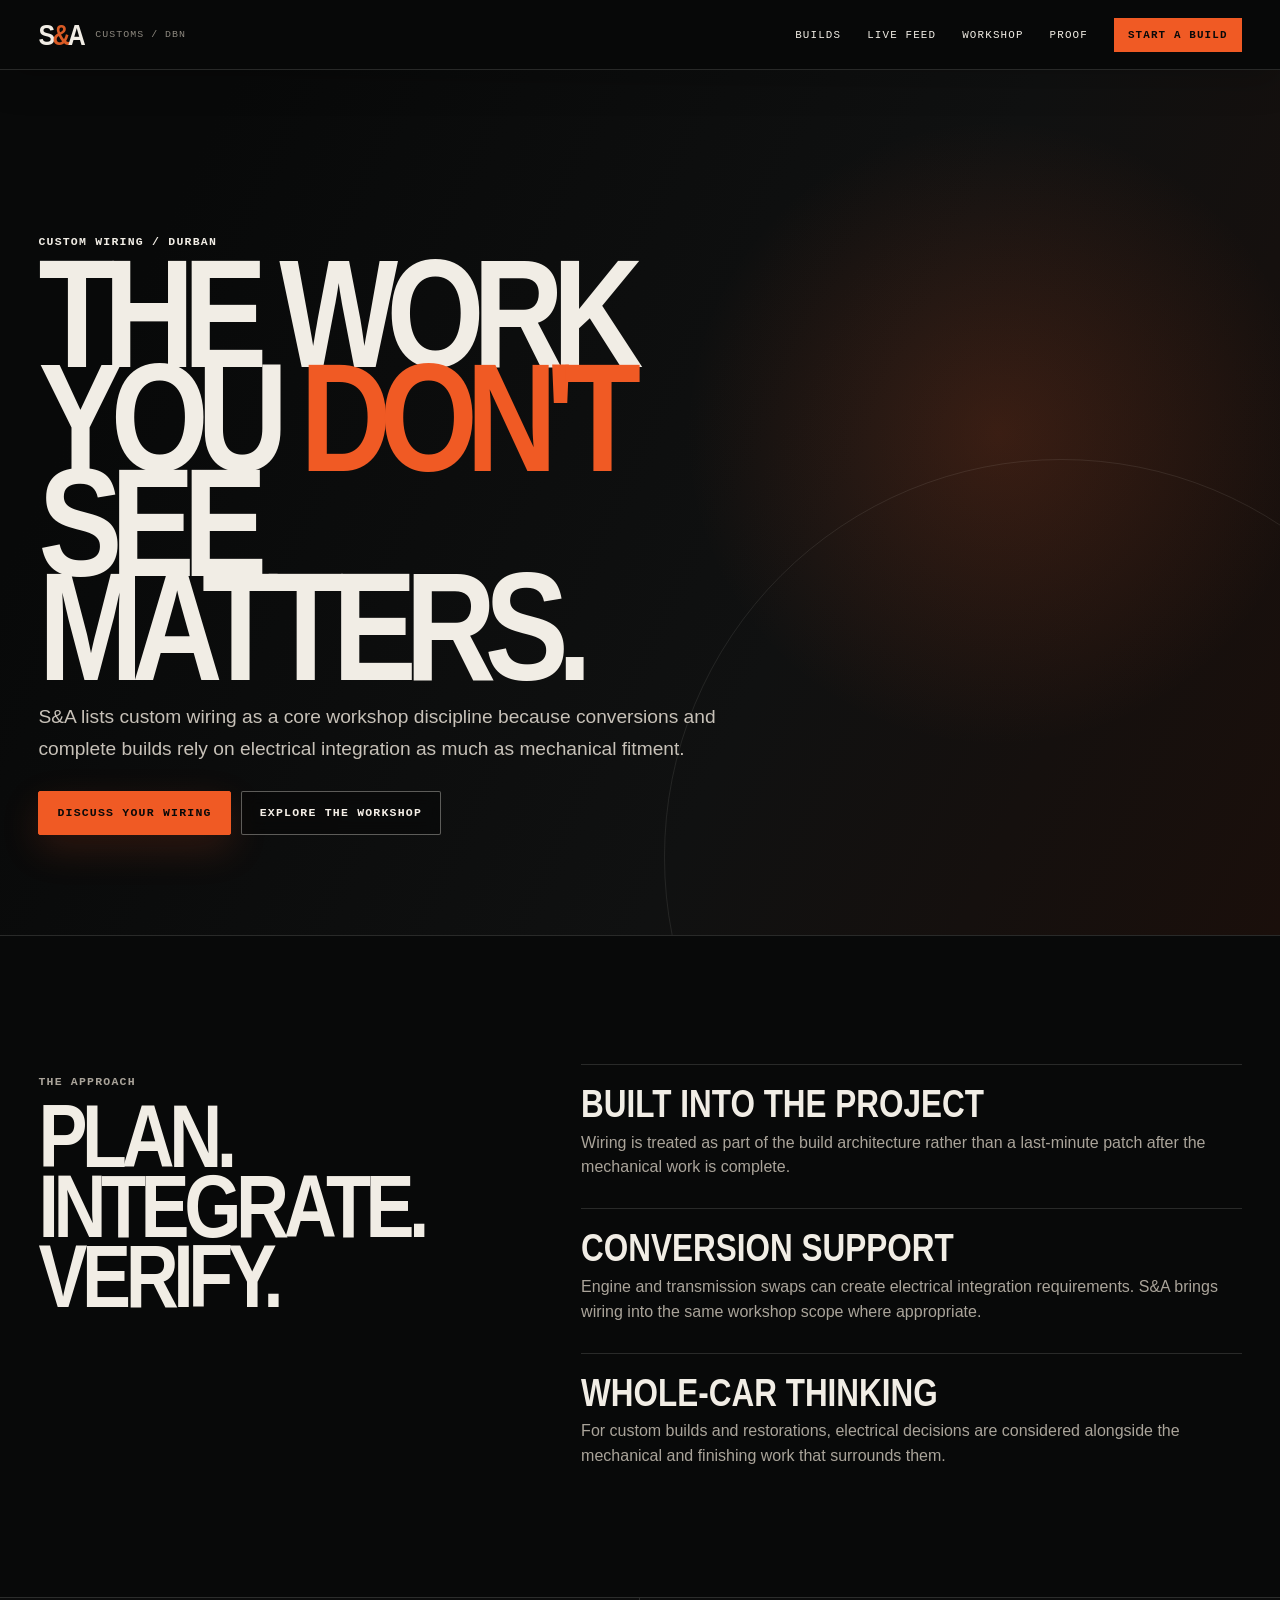
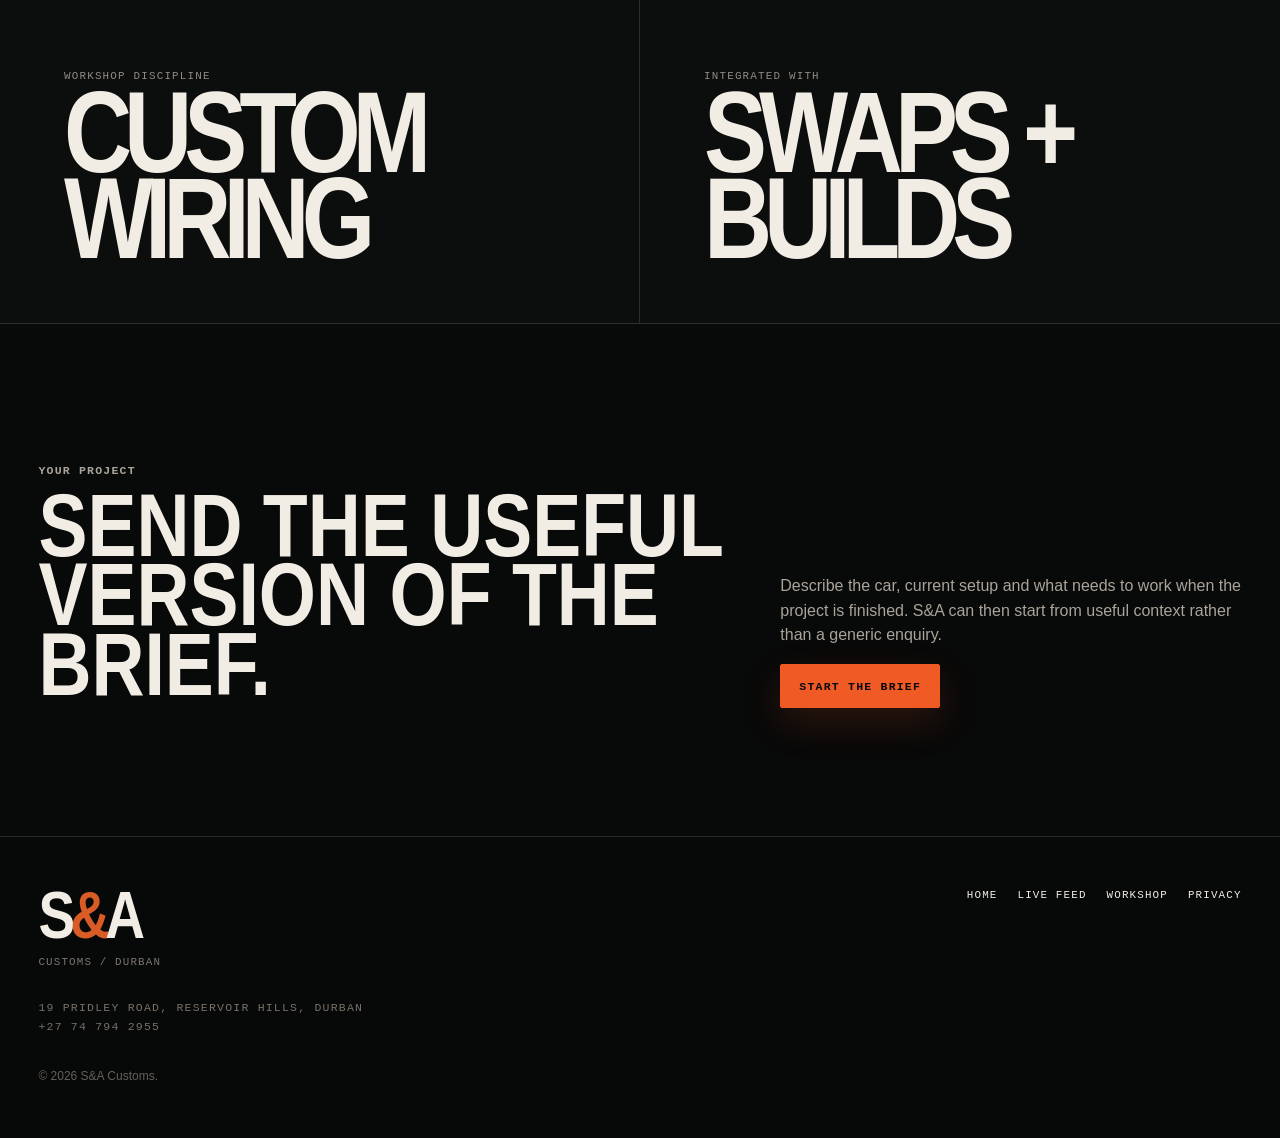
<file: services/custom-wiring.html>
<!doctype html><html lang="en-ZA"><head><meta charset="utf-8"><meta name="viewport" content="width=device-width,initial-scale=1,viewport-fit=cover"><meta name="theme-color" content="#080909"><meta name="color-scheme" content="dark"><title>Custom Automotive Wiring Durban | S&A Customs</title><meta name="description" content="Custom automotive wiring at S&A Customs in Reservoir Hills, Durban, supporting conversions, custom builds and restoration projects."><link rel="canonical" href="https://sashin1-netizen.github.io/sna-customs-website/services/custom-wiring.html"><meta property="og:type" content="website"><meta property="og:title" content="Custom Automotive Wiring | S&A Customs Durban"><meta property="og:description" content="Custom wiring integrated into conversions and complete builds at S&A Customs."><meta http-equiv="Content-Security-Policy" content="default-src 'self'; img-src 'self' data:; media-src 'self'; style-src 'self'; script-src 'self'; object-src 'none'; base-uri 'self'; form-action 'self' https://wa.me; upgrade-insecure-requests"><link rel="icon" href="../assets/favicon.svg" type="image/svg+xml"><link rel="stylesheet" href="../assets/site.css?v=ready-1"><link rel="stylesheet" href="../assets/pages.css?v=ready-1"></head><body><a class="skip-link" href="#main">Skip to content</a><header class="site-header" data-header><a class="brand" href="../index.html" aria-label="S&A Customs home"><span class="brand-mark">S<span>&</span>A</span><span class="brand-sub">CUSTOMS / DBN</span></a><nav class="desktop-nav" aria-label="Primary"><a href="../index.html#builds">Builds</a><a href="../index.html#signal">Live feed</a><a href="../workshop.html">Workshop</a><a href="../index.html#proof">Proof</a><a class="nav-cta" href="../start-a-build.html?work=Custom%20wiring">Start a build</a></nav><button class="menu-button" type="button" aria-expanded="false" aria-controls="mobile-nav" data-menu-button><span>Menu</span><i aria-hidden="true"></i></button><nav class="mobile-nav" id="mobile-nav" aria-label="Mobile primary" data-mobile-nav hidden><a href="../index.html#builds">Builds</a><a href="../index.html#signal">Live feed</a><a href="../workshop.html">Workshop</a><a href="../start-a-build.html?work=Custom%20wiring">Start a build</a></nav></header><main id="main" class="service-page"><section class="service-hero"><div class="section-shell service-hero-inner"><p class="eyebrow">CUSTOM WIRING / DURBAN</p><h1>The work you <span>don't</span> see matters.</h1><p class="service-lede">S&A lists custom wiring as a core workshop discipline because conversions and complete builds rely on electrical integration as much as mechanical fitment.</p><div class="hero-actions"><a class="button button-primary" href="../start-a-build.html?work=Custom%20wiring">Discuss your wiring</a><a class="button button-ghost" href="../workshop.html">Explore the workshop</a></div></div></section><section class="section-shell service-grid"><div><p class="section-kicker">THE APPROACH</p><h2>Plan. Integrate. Verify.</h2></div><div class="service-copy"><article><h3>Built into the project</h3><p>Wiring is treated as part of the build architecture rather than a last-minute patch after the mechanical work is complete.</p></article><article><h3>Conversion support</h3><p>Engine and transmission swaps can create electrical integration requirements. S&A brings wiring into the same workshop scope where appropriate.</p></article><article><h3>Whole-car thinking</h3><p>For custom builds and restorations, electrical decisions are considered alongside the mechanical and finishing work that surrounds them.</p></article></div></section><section class="service-proof"><div><span>WORKSHOP DISCIPLINE</span><strong>CUSTOM WIRING</strong></div><div><span>INTEGRATED WITH</span><strong>SWAPS + BUILDS</strong></div></section><section class="section-shell service-cta"><div><p class="section-kicker">YOUR PROJECT</p><h2>Send the useful version of the brief.</h2></div><div><p>Describe the car, current setup and what needs to work when the project is finished. S&A can then start from useful context rather than a generic enquiry.</p><a class="button button-primary" href="../start-a-build.html?work=Custom%20wiring">Start the brief</a></div></section></main><footer class="site-footer"><div class="footer-brand"><strong>S<span>&</span>A</strong><p>Customs / Durban</p></div><nav aria-label="Footer"><a href="../index.html">Home</a><a href="../index.html#signal">Live feed</a><a href="../workshop.html">Workshop</a><a href="../privacy.html">Privacy</a></nav><address>19 Pridley Road, Reservoir Hills, Durban<br><a href="tel:+27747942955">+27 74 794 2955</a></address><p class="footer-meta">© <span data-year></span> S&A Customs.</p></footer><script src="../assets/site.js?v=ready-1" defer></script></body></html>
</file>
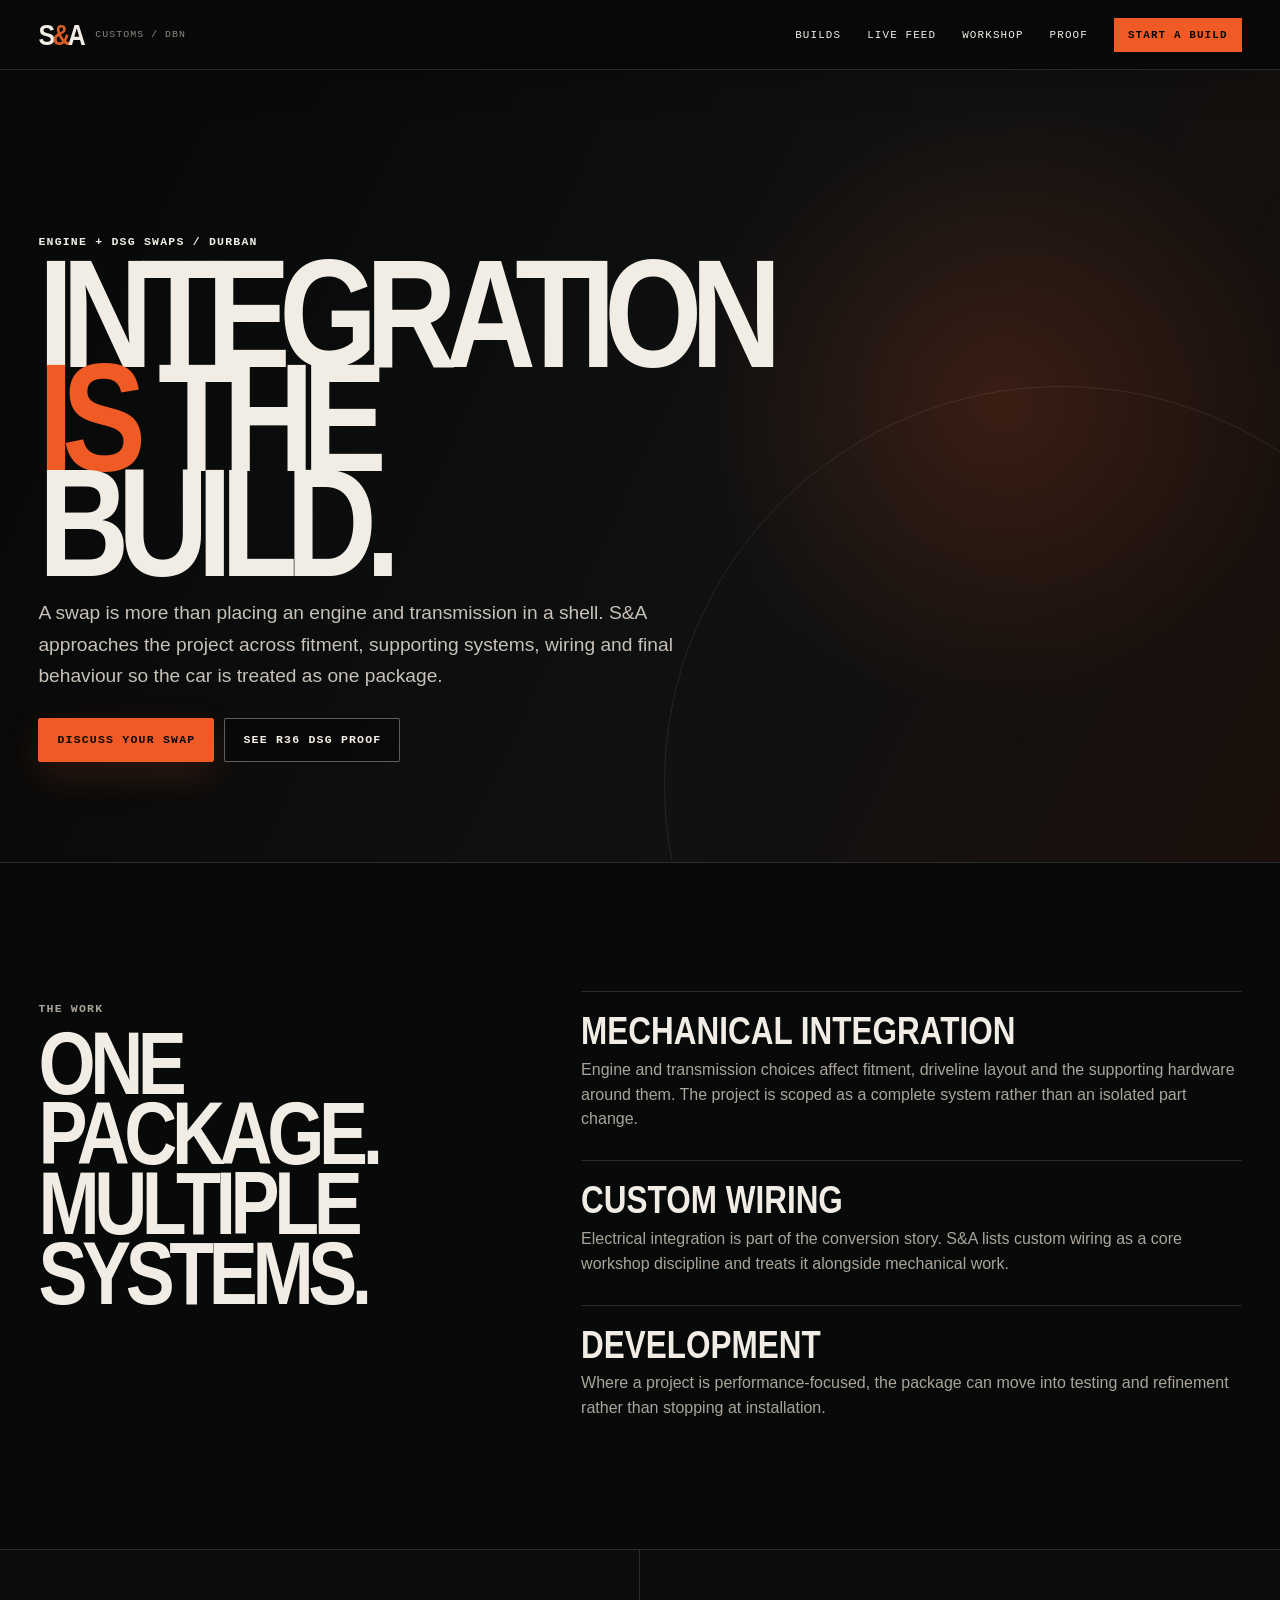
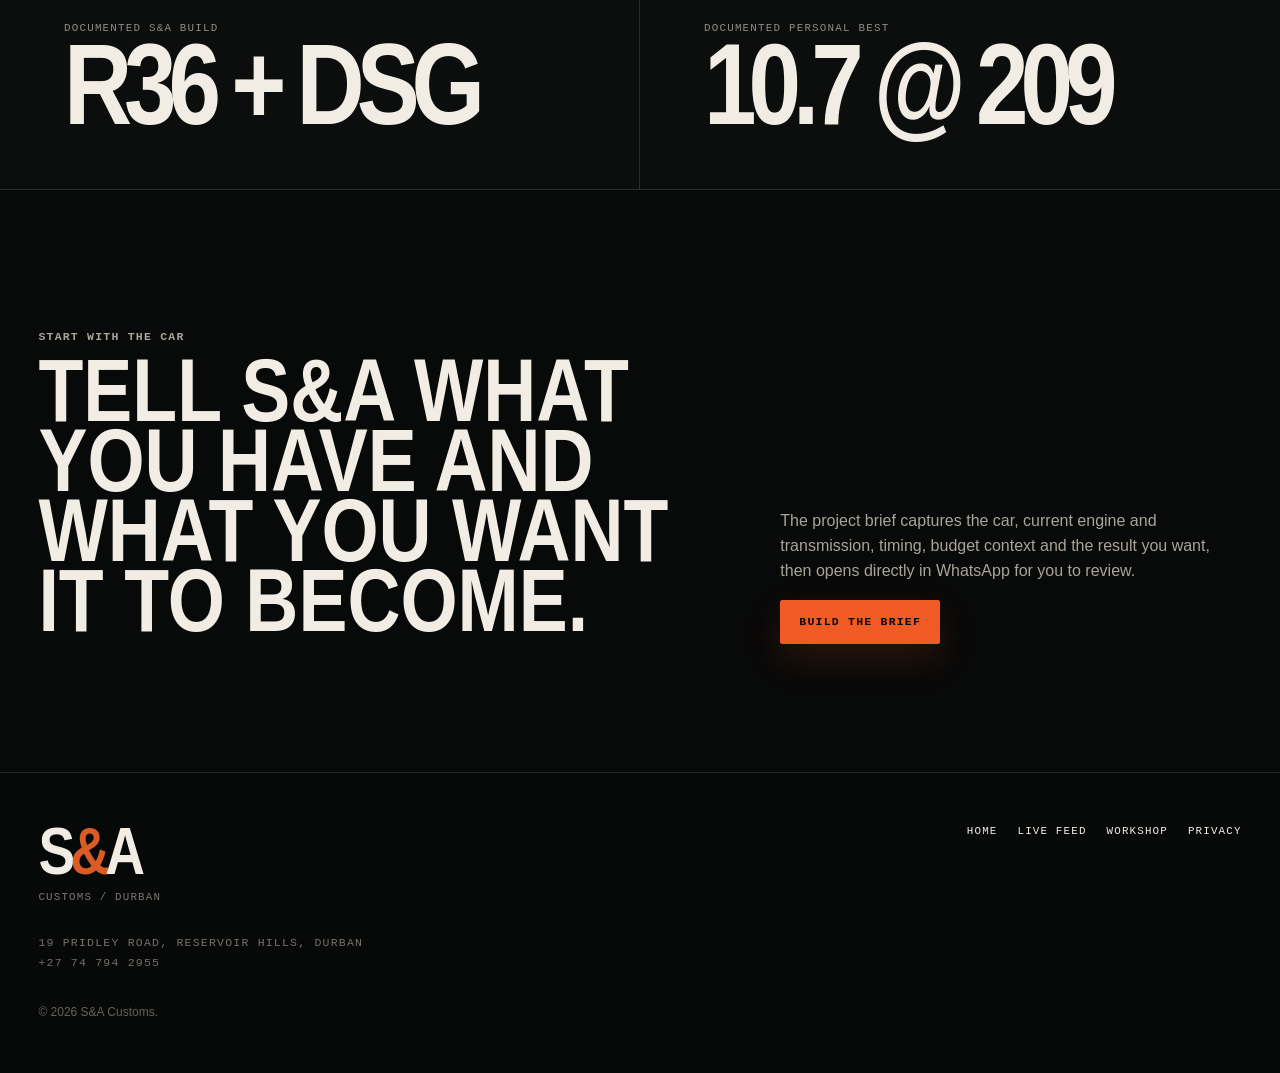
<file: services/engine-dsg-swaps.html>
<!doctype html><html lang="en-ZA"><head><meta charset="utf-8"><meta name="viewport" content="width=device-width,initial-scale=1,viewport-fit=cover"><meta name="theme-color" content="#080909"><meta name="color-scheme" content="dark"><title>Engine & DSG Swaps Durban | S&A Customs</title><meta name="description" content="Engine and DSG swap projects at S&A Customs in Reservoir Hills, Durban. Mechanical integration, supporting systems, custom wiring and project development in one workshop."><link rel="canonical" href="https://sashin1-netizen.github.io/sna-customs-website/services/engine-dsg-swaps.html"><meta property="og:type" content="website"><meta property="og:title" content="Engine & DSG Swaps | S&A Customs Durban"><meta property="og:description" content="Integrated engine and DSG swap projects from S&A Customs in Durban."><meta http-equiv="Content-Security-Policy" content="default-src 'self'; img-src 'self' data:; media-src 'self'; style-src 'self'; script-src 'self'; object-src 'none'; base-uri 'self'; form-action 'self' https://wa.me; upgrade-insecure-requests"><link rel="icon" href="../assets/favicon.svg" type="image/svg+xml"><link rel="stylesheet" href="../assets/site.css?v=ready-1"><link rel="stylesheet" href="../assets/pages.css?v=ready-1"></head><body><a class="skip-link" href="#main">Skip to content</a><header class="site-header" data-header><a class="brand" href="../index.html" aria-label="S&A Customs home"><span class="brand-mark">S<span>&</span>A</span><span class="brand-sub">CUSTOMS / DBN</span></a><nav class="desktop-nav" aria-label="Primary"><a href="../index.html#builds">Builds</a><a href="../index.html#signal">Live feed</a><a href="../workshop.html">Workshop</a><a href="../index.html#proof">Proof</a><a class="nav-cta" href="../start-a-build.html?work=Engine%20%2F%20DSG%20swap">Start a build</a></nav><button class="menu-button" type="button" aria-expanded="false" aria-controls="mobile-nav" data-menu-button><span>Menu</span><i aria-hidden="true"></i></button><nav class="mobile-nav" id="mobile-nav" aria-label="Mobile primary" data-mobile-nav hidden><a href="../index.html#builds">Builds</a><a href="../index.html#signal">Live feed</a><a href="../workshop.html">Workshop</a><a href="../start-a-build.html?work=Engine%20%2F%20DSG%20swap">Start a build</a></nav></header><main id="main" class="service-page"><section class="service-hero"><div class="section-shell service-hero-inner"><p class="eyebrow">ENGINE + DSG SWAPS / DURBAN</p><h1>Integration <span>is</span> the build.</h1><p class="service-lede">A swap is more than placing an engine and transmission in a shell. S&A approaches the project across fitment, supporting systems, wiring and final behaviour so the car is treated as one package.</p><div class="hero-actions"><a class="button button-primary" href="../start-a-build.html?work=Engine%20%2F%20DSG%20swap">Discuss your swap</a><a class="button button-ghost" href="../builds/r36-dsg-mk2.html">See R36 DSG proof</a></div></div></section><section class="section-shell service-grid"><div><p class="section-kicker">THE WORK</p><h2>One package. Multiple systems.</h2></div><div class="service-copy"><article><h3>Mechanical integration</h3><p>Engine and transmission choices affect fitment, driveline layout and the supporting hardware around them. The project is scoped as a complete system rather than an isolated part change.</p></article><article><h3>Custom wiring</h3><p>Electrical integration is part of the conversion story. S&A lists custom wiring as a core workshop discipline and treats it alongside mechanical work.</p></article><article><h3>Development</h3><p>Where a project is performance-focused, the package can move into testing and refinement rather than stopping at installation.</p></article></div></section><section class="service-proof"><div><span>DOCUMENTED S&A BUILD</span><strong>R36 + DSG</strong></div><div><span>DOCUMENTED PERSONAL BEST</span><strong>10.7 @ 209</strong></div></section><section class="section-shell service-cta"><div><p class="section-kicker">START WITH THE CAR</p><h2>Tell S&A what you have and what you want it to become.</h2></div><div><p>The project brief captures the car, current engine and transmission, timing, budget context and the result you want, then opens directly in WhatsApp for you to review.</p><a class="button button-primary" href="../start-a-build.html?work=Engine%20%2F%20DSG%20swap">Build the brief</a></div></section></main><footer class="site-footer"><div class="footer-brand"><strong>S<span>&</span>A</strong><p>Customs / Durban</p></div><nav aria-label="Footer"><a href="../index.html">Home</a><a href="../index.html#signal">Live feed</a><a href="../workshop.html">Workshop</a><a href="../privacy.html">Privacy</a></nav><address>19 Pridley Road, Reservoir Hills, Durban<br><a href="tel:+27747942955">+27 74 794 2955</a></address><p class="footer-meta">© <span data-year></span> S&A Customs.</p></footer><script src="../assets/site.js?v=ready-1" defer></script></body></html>
</file>
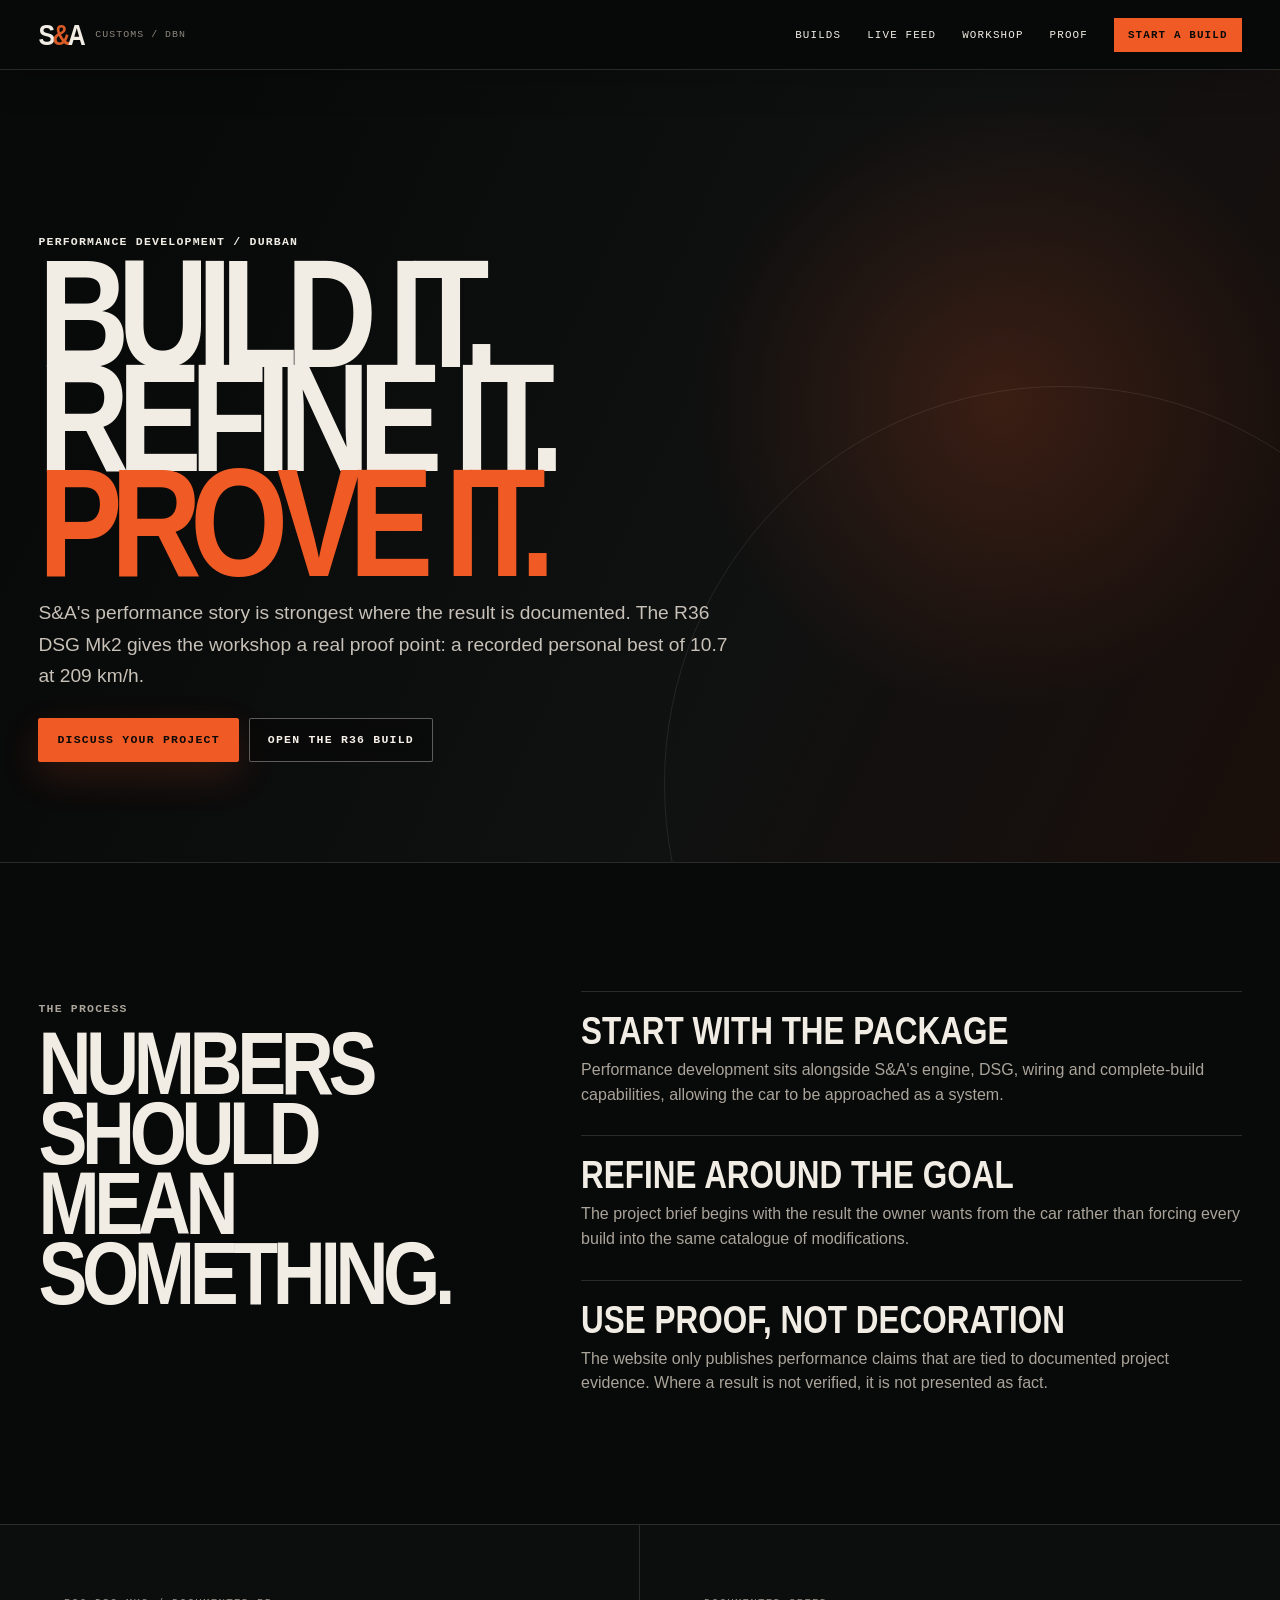
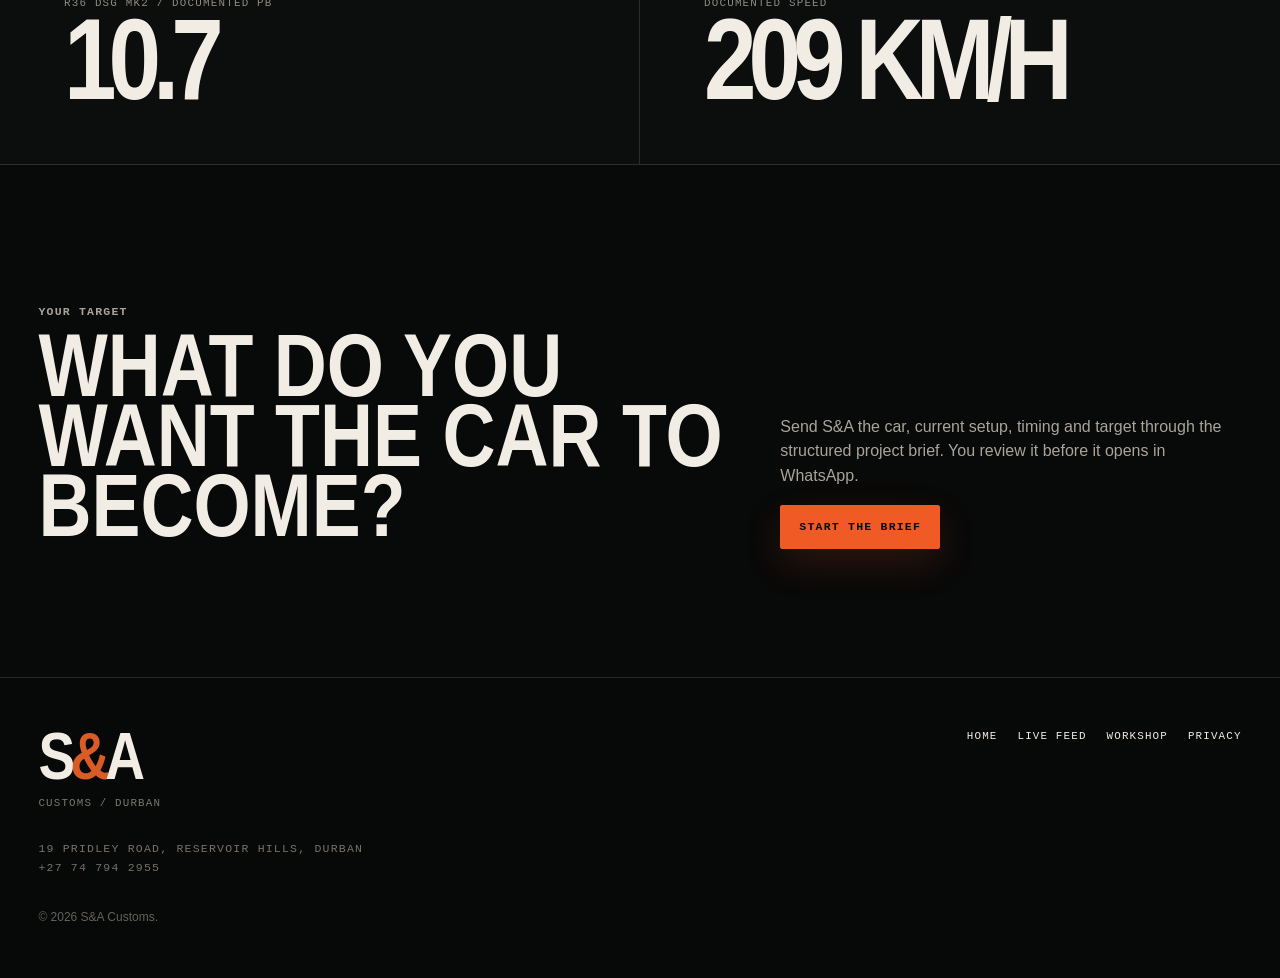
<file: services/performance-development.html>
<!doctype html><html lang="en-ZA"><head><meta charset="utf-8"><meta name="viewport" content="width=device-width,initial-scale=1,viewport-fit=cover"><meta name="theme-color" content="#080909"><meta name="color-scheme" content="dark"><title>Performance Development Durban | S&A Customs</title><meta name="description" content="Performance development at S&A Customs in Reservoir Hills, Durban. Build, refine and prove the package with documented S&A project results."><link rel="canonical" href="https://sashin1-netizen.github.io/sna-customs-website/services/performance-development.html"><meta property="og:type" content="website"><meta property="og:title" content="Performance Development | S&A Customs Durban"><meta property="og:description" content="Performance development backed by documented S&A build results."><meta http-equiv="Content-Security-Policy" content="default-src 'self'; img-src 'self' data:; media-src 'self'; style-src 'self'; script-src 'self'; object-src 'none'; base-uri 'self'; form-action 'self' https://wa.me; upgrade-insecure-requests"><link rel="icon" href="../assets/favicon.svg" type="image/svg+xml"><link rel="stylesheet" href="../assets/site.css?v=ready-1"><link rel="stylesheet" href="../assets/pages.css?v=ready-1"></head><body><a class="skip-link" href="#main">Skip to content</a><header class="site-header" data-header><a class="brand" href="../index.html" aria-label="S&A Customs home"><span class="brand-mark">S<span>&</span>A</span><span class="brand-sub">CUSTOMS / DBN</span></a><nav class="desktop-nav" aria-label="Primary"><a href="../index.html#builds">Builds</a><a href="../index.html#signal">Live feed</a><a href="../workshop.html">Workshop</a><a href="../index.html#proof">Proof</a><a class="nav-cta" href="../start-a-build.html?work=Performance%20development">Start a build</a></nav><button class="menu-button" type="button" aria-expanded="false" aria-controls="mobile-nav" data-menu-button><span>Menu</span><i aria-hidden="true"></i></button><nav class="mobile-nav" id="mobile-nav" aria-label="Mobile primary" data-mobile-nav hidden><a href="../index.html#builds">Builds</a><a href="../index.html#signal">Live feed</a><a href="../workshop.html">Workshop</a><a href="../start-a-build.html?work=Performance%20development">Start a build</a></nav></header><main id="main" class="service-page"><section class="service-hero"><div class="section-shell service-hero-inner"><p class="eyebrow">PERFORMANCE DEVELOPMENT / DURBAN</p><h1>Build it. Refine it. <span>Prove it.</span></h1><p class="service-lede">S&A's performance story is strongest where the result is documented. The R36 DSG Mk2 gives the workshop a real proof point: a recorded personal best of 10.7 at 209 km/h.</p><div class="hero-actions"><a class="button button-primary" href="../start-a-build.html?work=Performance%20development">Discuss your project</a><a class="button button-ghost" href="../builds/r36-dsg-mk2.html">Open the R36 build</a></div></div></section><section class="section-shell service-grid"><div><p class="section-kicker">THE PROCESS</p><h2>Numbers should mean something.</h2></div><div class="service-copy"><article><h3>Start with the package</h3><p>Performance development sits alongside S&A's engine, DSG, wiring and complete-build capabilities, allowing the car to be approached as a system.</p></article><article><h3>Refine around the goal</h3><p>The project brief begins with the result the owner wants from the car rather than forcing every build into the same catalogue of modifications.</p></article><article><h3>Use proof, not decoration</h3><p>The website only publishes performance claims that are tied to documented project evidence. Where a result is not verified, it is not presented as fact.</p></article></div></section><section class="service-proof"><div><span>R36 DSG MK2 / DOCUMENTED PB</span><strong>10.7</strong></div><div><span>DOCUMENTED SPEED</span><strong>209 KM/H</strong></div></section><section class="section-shell service-cta"><div><p class="section-kicker">YOUR TARGET</p><h2>What do you want the car to become?</h2></div><div><p>Send S&A the car, current setup, timing and target through the structured project brief. You review it before it opens in WhatsApp.</p><a class="button button-primary" href="../start-a-build.html?work=Performance%20development">Start the brief</a></div></section></main><footer class="site-footer"><div class="footer-brand"><strong>S<span>&</span>A</strong><p>Customs / Durban</p></div><nav aria-label="Footer"><a href="../index.html">Home</a><a href="../index.html#signal">Live feed</a><a href="../workshop.html">Workshop</a><a href="../privacy.html">Privacy</a></nav><address>19 Pridley Road, Reservoir Hills, Durban<br><a href="tel:+27747942955">+27 74 794 2955</a></address><p class="footer-meta">© <span data-year></span> S&A Customs.</p></footer><script src="../assets/site.js?v=ready-1" defer></script></body></html>
</file>
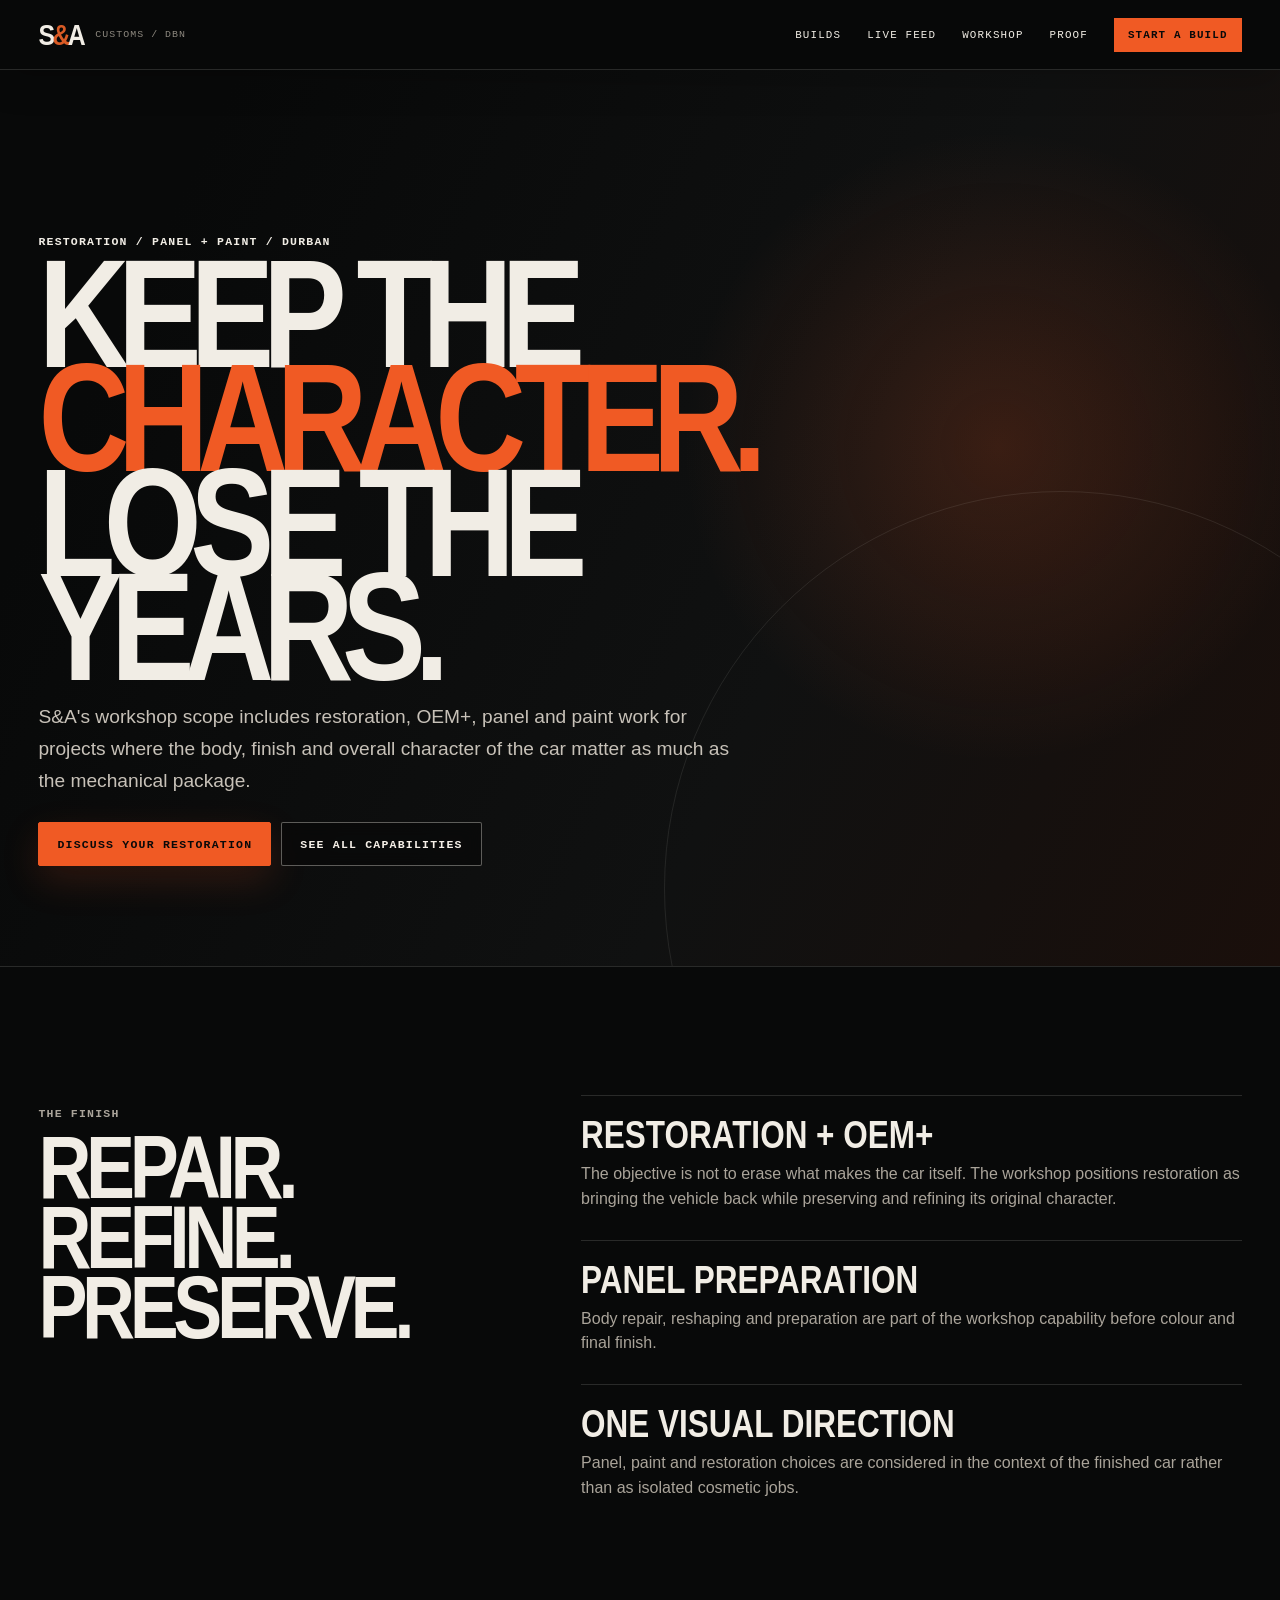
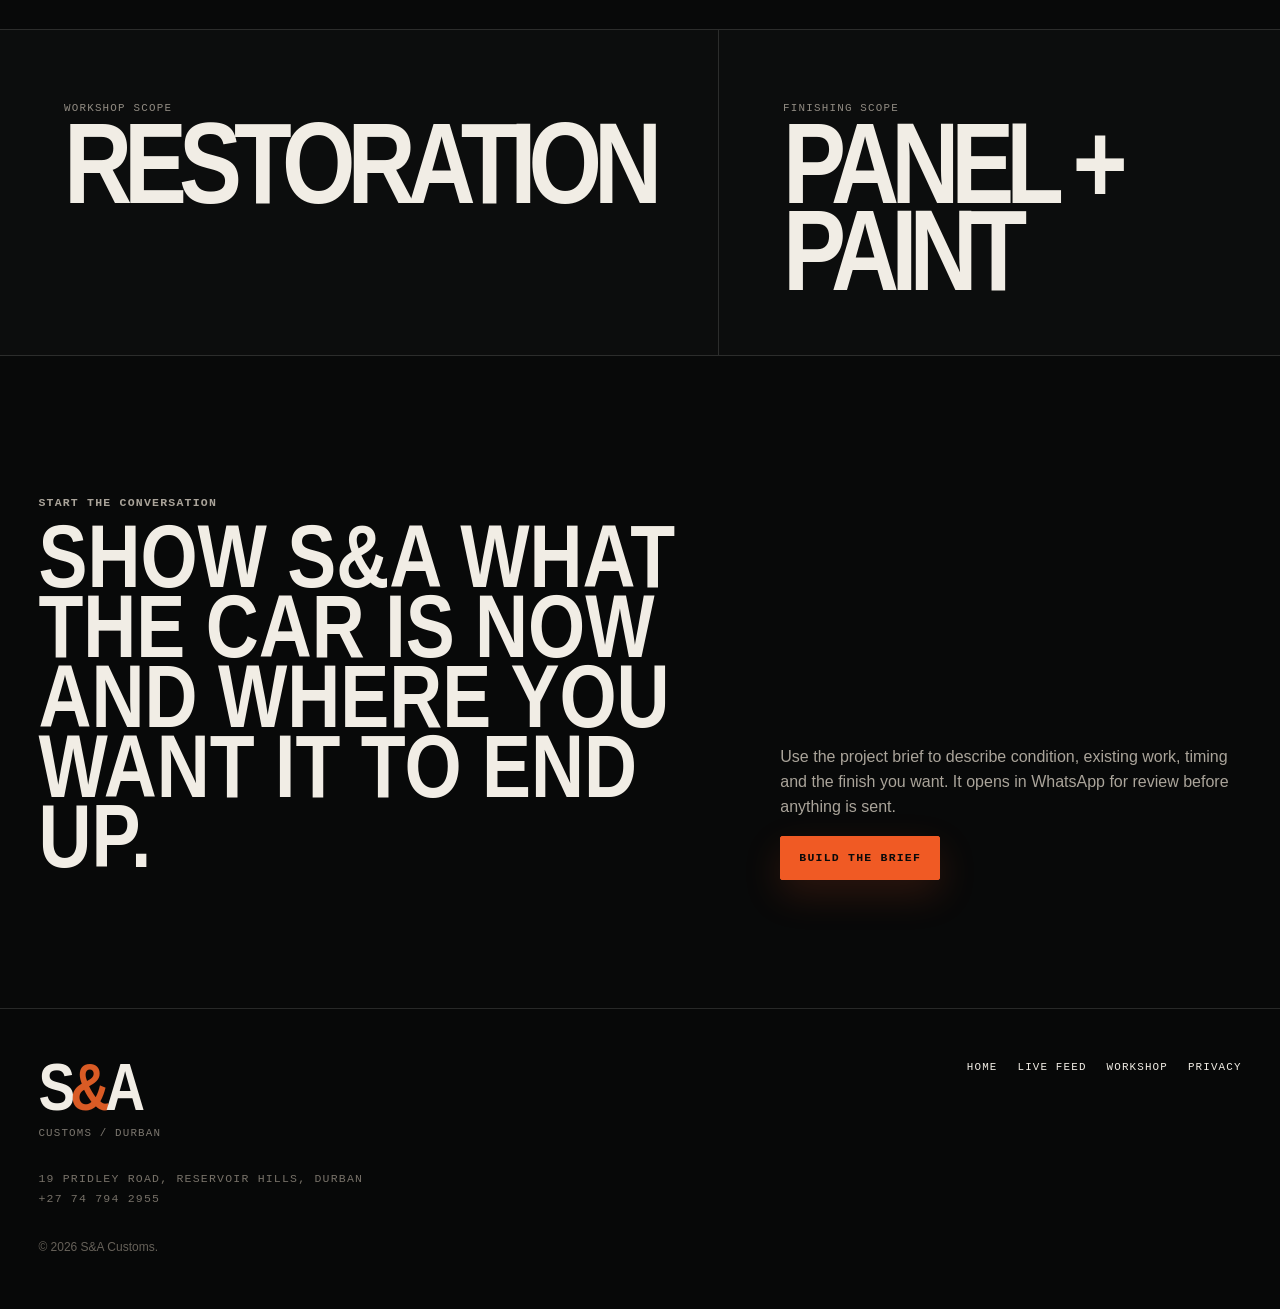
<file: services/restoration-panel-paint.html>
<!doctype html><html lang="en-ZA"><head><meta charset="utf-8"><meta name="viewport" content="width=device-width,initial-scale=1,viewport-fit=cover"><meta name="theme-color" content="#080909"><meta name="color-scheme" content="dark"><title>Car Restoration, Panel & Paint Durban | S&A Customs</title><meta name="description" content="Restoration, OEM+, panel and paint projects at S&A Customs in Reservoir Hills, Durban, shaped around the finished character of the car."><link rel="canonical" href="https://sashin1-netizen.github.io/sna-customs-website/services/restoration-panel-paint.html"><meta property="og:type" content="website"><meta property="og:title" content="Restoration, Panel & Paint | S&A Customs Durban"><meta property="og:description" content="Restoration and finishing work from S&A Customs in Durban."><meta http-equiv="Content-Security-Policy" content="default-src 'self'; img-src 'self' data:; media-src 'self'; style-src 'self'; script-src 'self'; object-src 'none'; base-uri 'self'; form-action 'self' https://wa.me; upgrade-insecure-requests"><link rel="icon" href="../assets/favicon.svg" type="image/svg+xml"><link rel="stylesheet" href="../assets/site.css?v=ready-1"><link rel="stylesheet" href="../assets/pages.css?v=ready-1"></head><body><a class="skip-link" href="#main">Skip to content</a><header class="site-header" data-header><a class="brand" href="../index.html" aria-label="S&A Customs home"><span class="brand-mark">S<span>&</span>A</span><span class="brand-sub">CUSTOMS / DBN</span></a><nav class="desktop-nav" aria-label="Primary"><a href="../index.html#builds">Builds</a><a href="../index.html#signal">Live feed</a><a href="../workshop.html">Workshop</a><a href="../index.html#proof">Proof</a><a class="nav-cta" href="../start-a-build.html?work=Restoration%20%2F%20OEM%2B">Start a build</a></nav><button class="menu-button" type="button" aria-expanded="false" aria-controls="mobile-nav" data-menu-button><span>Menu</span><i aria-hidden="true"></i></button><nav class="mobile-nav" id="mobile-nav" aria-label="Mobile primary" data-mobile-nav hidden><a href="../index.html#builds">Builds</a><a href="../index.html#signal">Live feed</a><a href="../workshop.html">Workshop</a><a href="../start-a-build.html?work=Restoration%20%2F%20OEM%2B">Start a build</a></nav></header><main id="main" class="service-page"><section class="service-hero"><div class="section-shell service-hero-inner"><p class="eyebrow">RESTORATION / PANEL + PAINT / DURBAN</p><h1>Keep the <span>character.</span> Lose the years.</h1><p class="service-lede">S&A's workshop scope includes restoration, OEM+, panel and paint work for projects where the body, finish and overall character of the car matter as much as the mechanical package.</p><div class="hero-actions"><a class="button button-primary" href="../start-a-build.html?work=Restoration%20%2F%20OEM%2B">Discuss your restoration</a><a class="button button-ghost" href="../workshop.html">See all capabilities</a></div></div></section><section class="section-shell service-grid"><div><p class="section-kicker">THE FINISH</p><h2>Repair. Refine. Preserve.</h2></div><div class="service-copy"><article><h3>Restoration + OEM+</h3><p>The objective is not to erase what makes the car itself. The workshop positions restoration as bringing the vehicle back while preserving and refining its original character.</p></article><article><h3>Panel preparation</h3><p>Body repair, reshaping and preparation are part of the workshop capability before colour and final finish.</p></article><article><h3>One visual direction</h3><p>Panel, paint and restoration choices are considered in the context of the finished car rather than as isolated cosmetic jobs.</p></article></div></section><section class="service-proof"><div><span>WORKSHOP SCOPE</span><strong>RESTORATION</strong></div><div><span>FINISHING SCOPE</span><strong>PANEL + PAINT</strong></div></section><section class="section-shell service-cta"><div><p class="section-kicker">START THE CONVERSATION</p><h2>Show S&A what the car is now and where you want it to end up.</h2></div><div><p>Use the project brief to describe condition, existing work, timing and the finish you want. It opens in WhatsApp for review before anything is sent.</p><a class="button button-primary" href="../start-a-build.html?work=Restoration%20%2F%20OEM%2B">Build the brief</a></div></section></main><footer class="site-footer"><div class="footer-brand"><strong>S<span>&</span>A</strong><p>Customs / Durban</p></div><nav aria-label="Footer"><a href="../index.html">Home</a><a href="../index.html#signal">Live feed</a><a href="../workshop.html">Workshop</a><a href="../privacy.html">Privacy</a></nav><address>19 Pridley Road, Reservoir Hills, Durban<br><a href="tel:+27747942955">+27 74 794 2955</a></address><p class="footer-meta">© <span data-year></span> S&A Customs.</p></footer><script src="../assets/site.js?v=ready-1" defer></script></body></html>
</file>
<file: assets/site.css>
@import url("site-base.css?v=ready-3");
@import url("polish.css?v=ready-3");
@import url("video-hero.css?v=ready-3");
@import url("client-ready.css?v=ready-3");
@import url("release-hardening.css?v=ready-3");

/* S&A TYPE SYSTEM — motorsport editorial + engineering UI */
:root{--display:"Arial Narrow","Aptos Narrow","Roboto Condensed","Liberation Sans Narrow",Impact,sans-serif;--body:"Segoe UI",Inter,Arial,sans-serif;--mono:"SFMono-Regular","Roboto Mono",Consolas,"Liberation Mono",monospace;--track-display:-.072em;--track-ui:.105em}
body{font-kerning:normal;text-rendering:optimizeLegibility;-webkit-font-smoothing:antialiased}.hero h1,.manifesto-copy h2,.feature-story h2,.journal-head h2,.workshop-preview-head h2,.culture-band p,.start-preview h2,.project-meta h3,.workshop-list h3,.proof-rail strong,.feature-specs b,.footer-brand strong,.brief-hero h1,.brief-step h2,.brief-proof strong{font-family:var(--display);font-stretch:condensed;font-weight:900;letter-spacing:var(--track-display)}.hero h1{line-height:.66;max-width:9ch}.hero h1 strong{letter-spacing:-.085em}.hero h1 em{letter-spacing:-.045em}.eyebrow,.section-kicker,.brand-sub,.desktop-nav,.mobile-nav,.button,.text-link,.hero-proof-label,.hero-proof-speed,.feature-specs span,.project-meta>span,.footer-brand p,.site-footer nav,.site-footer address,.brief-progress,.brief-step-num,.brief-field-label{letter-spacing:var(--track-ui)}.hero-intro,.manifesto-copy p,.feature-copy,.project-meta p,.workshop-list p,.start-preview-side p,.brief-hero-copy>p,.brief-step p{font-family:var(--body);font-weight:430;letter-spacing:-.012em}.hero-proof strong,.proof-rail strong,.feature-specs b,.brief-proof strong{font-variant-numeric:tabular-nums lining-nums}.brand-mark{font-family:var(--display);font-weight:900;letter-spacing:-.085em}.ticker-track{letter-spacing:-.035em}.button{font-weight:800}.project-meta h3,.workshop-list h3{line-height:.82}.feature-story h2{line-height:.66}.manifesto-copy h2,.journal-head h2,.workshop-preview-head h2,.start-preview h2{line-height:.75}.brief-hero h1{line-height:.68}.brief-step h2{line-height:.78}@media(max-width:760px){.hero h1{font-size:clamp(4.4rem,23vw,7.7rem);line-height:.65;letter-spacing:-.078em}.eyebrow,.section-kicker{letter-spacing:.11em}.hero-intro{line-height:1.5}.brand-sub{letter-spacing:.08em}}
</file>
<file: assets/signal-wall.css>
/* S&A SIGNAL WALL — workshop x motorsport publication x live archive */
.signal-wall{position:relative;overflow:hidden;background:#050505;color:#f1ede5;border-block:1px solid #282828;padding:clamp(72px,9vw,140px) 0}.signal-wall:before{content:"";position:absolute;inset:0;pointer-events:none;background:linear-gradient(90deg,transparent 0 49.8%,#ffffff08 50%,transparent 50.2%),repeating-linear-gradient(0deg,transparent 0 38px,#ffffff05 39px,#ffffff05 40px);opacity:.45}.signal-shell{position:relative;z-index:1;width:min(100%,1440px);margin:auto;padding-inline:var(--g)}.signal-head{display:grid;grid-template-columns:.42fr 1.18fr .4fr;gap:28px;align-items:end;margin-bottom:clamp(42px,6vw,76px)}.signal-label{font:700 .7rem var(--mono);letter-spacing:.16em;text-transform:uppercase;color:#817c74}.signal-head h2{margin:0;font:900 clamp(4.8rem,9.5vw,10.5rem)/.68 var(--display);letter-spacing:-.075em;text-transform:uppercase}.signal-head h2 span{display:block;color:var(--orange)}.signal-head p{margin:0;color:#9f9a92;max-width:34ch;font-size:.95rem}.signal-grid{display:grid;grid-template-columns:1.45fr .75fr;gap:1px;background:#2b2b2a;border:1px solid #2b2b2a}.signal-main,.signal-side{background:#090909}.signal-main{display:grid;grid-template-rows:auto auto}.signal-video{position:relative;aspect-ratio:16/9;background:#000;overflow:hidden}.signal-video iframe{width:100%;height:100%;border:0;display:block}.signal-video:after{content:"";position:absolute;inset:0;pointer-events:none;box-shadow:inset 0 0 0 1px #ffffff12}.signal-meta{display:grid;grid-template-columns:1fr auto;gap:22px;padding:22px 24px;border-top:1px solid #2b2b2a}.signal-meta strong{font:900 clamp(2.1rem,4vw,4.5rem)/.78 var(--display);letter-spacing:-.055em;text-transform:uppercase}.signal-meta span{align-self:end;font:700 .62rem var(--mono);letter-spacing:.12em;color:#817c74;text-transform:uppercase}.signal-side{display:grid;grid-template-rows:auto 1fr}.signal-secondary{border-bottom:1px solid #2b2b2a}.signal-secondary .signal-video{aspect-ratio:16/10}.signal-secondary .signal-meta{grid-template-columns:1fr;padding:18px}.signal-secondary .signal-meta strong{font-size:clamp(1.8rem,3vw,3rem)}.signal-instagram{position:relative;min-height:520px;padding:24px;display:flex;flex-direction:column;justify-content:space-between;overflow:hidden;background:radial-gradient(circle at 80% 10%,#f05a2428 0,transparent 32%),linear-gradient(160deg,#111 0,#070707 70%)}.signal-instagram:before{content:"IG / LIVE PROOF";position:absolute;right:-.05em;bottom:.03em;font:900 clamp(6rem,11vw,12rem)/.7 var(--display);letter-spacing:-.07em;color:#ffffff08;transform:rotate(-90deg) translateX(32%);transform-origin:right bottom;pointer-events:none}.signal-instagram-header{position:relative;z-index:2;display:flex;justify-content:space-between;gap:16px;align-items:center}.signal-instagram-header span{font:700 .62rem var(--mono);letter-spacing:.13em;text-transform:uppercase;color:#858078}.signal-instagram-header a{font:800 .62rem var(--mono);letter-spacing:.08em;text-transform:uppercase;border-bottom:1px solid #777;padding-bottom:3px}.signal-instagram .instagram-media{position:relative!important;z-index:2!important;width:100%!important;min-width:0!important;margin:18px 0 0!important;background:#fff!important;border:0!important;border-radius:0!important;box-shadow:none!important}.signal-strip{position:relative;z-index:1;overflow:hidden;border-top:1px solid #2b2b2a;margin-top:clamp(40px,6vw,70px);background:var(--orange);color:#111}.signal-strip-track{display:flex;gap:28px;width:max-content;padding:12px 0;font:900 clamp(1.1rem,2.2vw,2rem)/1 var(--display);letter-spacing:-.025em;text-transform:uppercase;animation:signal-run 22s linear infinite}.signal-strip-track span{white-space:nowrap}.signal-strip-track i{font-style:normal;opacity:.55}@keyframes signal-run{to{transform:translateX(-50%)}}
@media(max-width:1050px){.signal-head{grid-template-columns:1fr}.signal-head p{max-width:60ch}.signal-grid{grid-template-columns:1fr}.signal-side{grid-template-columns:1fr 1fr;grid-template-rows:auto}.signal-secondary{border-bottom:0;border-right:1px solid #2b2b2a}.signal-instagram{min-height:460px}}
@media(max-width:720px){.signal-wall{padding-top:74px}.signal-head h2{font-size:clamp(4.2rem,20vw,7rem)}.signal-grid{margin-inline:calc(var(--g)*-1);border-left:0;border-right:0}.signal-side{grid-template-columns:1fr}.signal-secondary{border-right:0;border-bottom:1px solid #2b2b2a}.signal-meta{padding:18px var(--g)}.signal-meta strong{font-size:clamp(2rem,10vw,3.5rem)}.signal-instagram{min-height:520px;padding:18px var(--g)}.signal-strip-track{animation-duration:16s}}
@media(prefers-reduced-motion:reduce){.signal-strip-track{animation:none}}
</file>
<file: assets/pages.css>
/* inner pages */.inner-page{padding-top:var(--head)}.inner-hero{padding-top:clamp(90px,12vw,170px);padding-bottom:clamp(70px,9vw,120px)}.inner-hero h1{font:900 clamp(5rem,12vw,12rem)/.72 var(--display);letter-spacing:-.065em;text-transform:uppercase;margin:12px 0 26px}.inner-hero>p:last-child{max-width:760px;color:var(--muted);font-size:1.1rem}.capability-stack{border-top:1px solid var(--line)}.capability{display:grid;grid-template-columns:1.1fr .8fr .55fr;gap:28px;align-items:center;padding:34px var(--g);border-bottom:1px solid var(--line)}.capability>div{display:grid;grid-template-columns:50px 1fr;gap:14px;align-items:start}.capability span{font:.7rem var(--mono);color:#777}.capability h2{font:900 clamp(2.4rem,4.5vw,5rem)/.85 var(--display);text-transform:uppercase;margin:0}.capability p{color:var(--muted);margin:0}.capability b{font:.65rem var(--mono);color:#817b72}.proof-slab{padding-block:clamp(80px,10vw,140px);display:grid;grid-template-columns:1fr .7fr;gap:40px}.proof-slab h2,.inner-cta h2{font:900 clamp(3.5rem,7vw,7rem)/.8 var(--display);text-transform:uppercase;margin:10px 0}.proof-slab p,.inner-cta p{color:var(--muted)}.proof-slab-numbers{align-self:end}.proof-slab-numbers strong{display:block;font:900 clamp(5rem,9vw,9rem)/.75 var(--display)}.proof-slab-numbers span{display:block;font:.8rem var(--mono)}.proof-slab-numbers a{display:inline-block;margin-top:18px;font:.72rem var(--mono);border-bottom:1px solid}.inner-cta{padding-block:clamp(80px,10vw,140px);border-top:1px solid var(--line)}
.build-hero{position:relative;min-height:90svh;padding-top:var(--head);display:flex;align-items:flex-end;overflow:hidden}.build-hero>img{position:absolute;inset:var(--head) 0 0;width:100%;height:calc(100% - var(--head));object-fit:cover;filter:saturate(.8) brightness(.62)}.build-hero-overlay{position:absolute;inset:var(--head) 0 0;background:linear-gradient(0deg,#090908,transparent 65%)}.build-hero-copy{position:relative;z-index:2;padding-bottom:70px}.build-hero h1{font:900 clamp(6rem,15vw,15rem)/.67 var(--display);text-transform:uppercase;margin:12px 0}.build-hero h1 span{color:var(--orange)}.build-spec-band{display:grid;grid-template-columns:repeat(4,1fr);border-block:1px solid var(--line)}.build-spec-band div{padding:24px var(--g);border-right:1px solid var(--line)}.build-spec-band span{display:block;font:.65rem var(--mono);color:#777}.build-spec-band strong{display:block;margin-top:8px;font:900 clamp(1.8rem,3vw,3.3rem)/.9 var(--display);text-transform:uppercase}.build-story{padding-block:clamp(80px,10vw,140px)}.build-story article{display:grid;grid-template-columns:.35fr 1.2fr .75fr;gap:34px;padding:46px 0;border-top:1px solid var(--line)}.build-story h2{font:900 clamp(3.4rem,7vw,7.1rem)/.82 var(--display);text-transform:uppercase;margin:0}.build-story article>p:not(.section-kicker){color:var(--muted)}.build-story article .text-link{grid-column:3}.build-film{padding-block:clamp(80px,10vw,140px);display:grid;grid-template-columns:.7fr 1.3fr;gap:30px;align-items:center}.build-film h2{font:900 clamp(3.7rem,7vw,7rem)/.8 var(--display);text-transform:uppercase;margin:10px 0}.build-film p{color:var(--muted)}.film-poster{aspect-ratio:16/9;overflow:hidden}.film-poster img{width:100%;height:100%;object-fit:cover}
.light-page{background:var(--paper);color:var(--ink)}.brief-page{padding-top:calc(var(--head) + 80px);padding-bottom:100px}.brief-intro{max-width:1100px;padding-bottom:60px}.brief-intro h1{font:900 clamp(4.8rem,10vw,10rem)/.75 var(--display);text-transform:uppercase;margin:12px 0 24px}.brief-intro>p:last-child{max-width:720px;color:var(--muted2)}.build-form{display:grid;gap:28px;max-width:980px}.build-form fieldset{border:0;border-top:1px solid #9b9287;padding:24px 0 0;margin:0;display:grid;gap:16px}.build-form legend{padding-right:20px;font:700 .7rem var(--mono)}.field-row{display:grid;grid-template-columns:1fr 1fr;gap:14px}.build-form label{display:grid;gap:7px}.build-form label>span{font:700 .68rem var(--mono);text-transform:uppercase}.build-form input,.build-form select,.build-form textarea{width:100%;min-height:52px;border:1px solid #aaa197;background:#f4eee5;color:#111;padding:13px 14px;border-radius:0}.build-form textarea{resize:vertical}.form-action{display:flex;align-items:center;gap:20px;flex-wrap:wrap}.form-action p{color:var(--muted2);font-size:.82rem}.direct-contact{margin-top:70px;padding-top:28px;border-top:1px solid #9b9287;display:grid;gap:8px;font:.78rem var(--mono);text-transform:uppercase}.direct-contact address{font-style:normal}.site-footer-light{background:#ded5c8;color:var(--ink);border-color:#bfb4a7}.legal{min-height:100svh;padding-top:100px;padding-bottom:100px;max-width:900px}.legal h1{font:900 clamp(5rem,15vw,10rem)/.75 var(--display);margin:18px 0;text-transform:uppercase}.legal p{max-width:720px;color:var(--muted);font-size:1.05rem}.error-page{min-height:100svh;padding:100px var(--g);display:flex;flex-direction:column;justify-content:center;background:radial-gradient(circle at 70% 25%,#5b2116,transparent 35%),var(--bg)}.error-page h1{font:900 clamp(7rem,24vw,20rem)/.63 var(--display);text-transform:uppercase;margin:10px 0 24px}.error-page p{color:var(--muted)}

/* premium project intake */
.build-intake-page{background:#070706;color:var(--text)}.intake-hero{position:relative;min-height:82svh;padding-top:var(--head);display:flex;align-items:flex-end;overflow:hidden;border-bottom:1px solid #ffffff1f}.intake-hero-media,.intake-hero-shade{position:absolute;inset:var(--head) 0 0}.intake-hero-media video{width:100%;height:100%;object-fit:cover;object-position:center 56%;filter:saturate(.9) contrast(1.08) brightness(.55)}.intake-hero-shade{background:linear-gradient(90deg,#070706f5 0 30%,#0707068c 52%,#07070624 76%),linear-gradient(0deg,#070706 0,transparent 48%,#0707067a 100%)}.intake-hero-copy{position:relative;z-index:2;padding-bottom:clamp(54px,8vw,100px)}.intake-hero-copy h1{max-width:1100px;margin:12px 0 24px;font:900 clamp(5.2rem,11vw,11rem)/.7 var(--display);letter-spacing:-.07em;text-transform:uppercase}.intake-hero-copy h1 span{color:var(--orange)}.intake-hero-copy>p:not(.eyebrow){max-width:680px;color:#d1cbc1;font-size:clamp(1rem,1.45vw,1.2rem)}.intake-trust-row{display:flex;gap:10px;flex-wrap:wrap;margin-top:30px}.intake-trust-row span{padding:10px 12px;border:1px solid #ffffff2d;background:#0909088c;backdrop-filter:blur(10px);font:700 .61rem var(--mono);letter-spacing:.08em}.intake-shell{display:grid;grid-template-columns:minmax(280px,.62fr) minmax(0,1.38fr);gap:clamp(34px,7vw,100px);padding-block:clamp(72px,9vw,130px)}.intake-side{position:sticky;top:calc(var(--head) + 30px);align-self:start}.intake-side h2{margin:12px 0 24px;font:900 clamp(3.4rem,5.8vw,6rem)/.8 var(--display);letter-spacing:-.05em;text-transform:uppercase}.intake-side h2 em{display:block;color:var(--orange);font-style:normal}.intake-side>p:not(.section-kicker){color:var(--muted);max-width:500px}.intake-proof-card{position:relative;overflow:hidden;margin-top:38px;padding:24px;border:1px solid #ffffff24;background:linear-gradient(145deg,#141412,#0b0b0a)}.intake-proof-card:after{content:"S&A";position:absolute;right:-.06em;bottom:-.26em;font:900 8rem/1 var(--display);color:#ffffff08}.intake-proof-card span,.intake-proof-card small{display:block;font:.61rem var(--mono);letter-spacing:.08em;color:#7e7971}.intake-proof-card strong{display:block;margin-top:10px;font:900 clamp(4.6rem,8vw,7.5rem)/.72 var(--display);letter-spacing:-.06em}.intake-proof-card b{display:block;color:var(--orange);font:900 1.2rem var(--display)}.intake-proof-card small{margin-top:12px}.intake-direct{display:grid;gap:7px;margin-top:26px;padding-top:22px;border-top:1px solid #ffffff20;font:.69rem var(--mono);text-transform:uppercase}.intake-direct span{color:#6e6961}.intake-direct a:first-of-type{color:var(--orange)}
.build-form-premium{max-width:none;gap:0;border:1px solid #ffffff24;background:linear-gradient(180deg,#11110f,#0b0b0a);box-shadow:0 35px 90px #0008}.brief-progress{display:grid;grid-template-columns:repeat(4,1fr);border-bottom:1px solid #ffffff20}.brief-progress span{padding:14px;text-align:center;border-right:1px solid #ffffff18;color:#5f5a54;font:700 .65rem var(--mono)}.brief-progress span:last-child{border:0}.brief-progress .is-active{background:var(--orange);color:#111}.build-form-premium fieldset{padding:clamp(26px,4vw,44px);border:0;border-bottom:1px solid #ffffff20;margin:0;display:grid;gap:18px}.build-form-premium legend{display:flex;align-items:center;gap:12px;padding:0 14px 0 0;color:#f4eee7;font:700 .68rem var(--mono);letter-spacing:.08em}.build-form-premium legend b{display:inline-grid;place-items:center;width:30px;height:30px;background:var(--orange);color:#111}.build-form-premium label>span{color:#969087;letter-spacing:.08em}.build-form-premium input,.build-form-premium select,.build-form-premium textarea{border:1px solid #34322e;background:#0a0a09;color:#f7f1e8;padding:15px 16px;min-height:56px;transition:border-color .2s,box-shadow .2s,background .2s}.build-form-premium input::placeholder,.build-form-premium textarea::placeholder{color:#625d56}.build-form-premium input:focus,.build-form-premium select:focus,.build-form-premium textarea:focus{border-color:var(--orange);background:#0e0e0d;box-shadow:0 0 0 3px #d95b2518;outline:none}.build-form-premium select{appearance:none;background-image:linear-gradient(45deg,transparent 50%,#8f8981 50%),linear-gradient(135deg,#8f8981 50%,transparent 50%);background-position:calc(100% - 18px) 24px,calc(100% - 12px) 24px;background-size:6px 6px,6px 6px;background-repeat:no-repeat}.premium-action{justify-content:space-between;padding:clamp(24px,4vw,38px);background:#0a0a09}.premium-action>div span{display:block;font:700 .62rem var(--mono);letter-spacing:.08em;color:#f4eee7;text-transform:uppercase}.premium-action p{max-width:470px;margin:6px 0 0;color:#777168}.premium-action .button{min-width:230px;background:var(--orange);border-color:var(--orange);color:#111}.premium-action .button:hover{box-shadow:0 14px 35px #d95b2533}
@media(max-width:900px){.intake-shell{grid-template-columns:1fr}.intake-side{position:relative;top:auto}.intake-proof-card{max-width:440px}.intake-hero{min-height:74svh}.intake-hero-shade{background:linear-gradient(0deg,#070706 0 18%,#070706a8 48%,#07070635 76%,#0707067a 100%)}}
@media(max-width:620px){.intake-hero{min-height:72svh}.intake-hero-media video{object-position:center 68%;filter:saturate(.94) contrast(1.05) brightness(.62)}.intake-hero-copy{padding-bottom:42px}.intake-hero-copy h1{font-size:clamp(4.1rem,21vw,6.7rem);margin-bottom:18px}.intake-trust-row{display:grid;grid-template-columns:1fr 1fr}.intake-trust-row span{text-align:center}.intake-shell{padding-top:58px}.field-row{grid-template-columns:1fr}.build-form-premium fieldset{padding:24px 18px}.premium-action{display:grid;gap:18px}.premium-action .button{width:100%;min-width:0}.brief-progress span{padding:12px 6px}.intake-side h2{font-size:3.6rem}}
</file>
